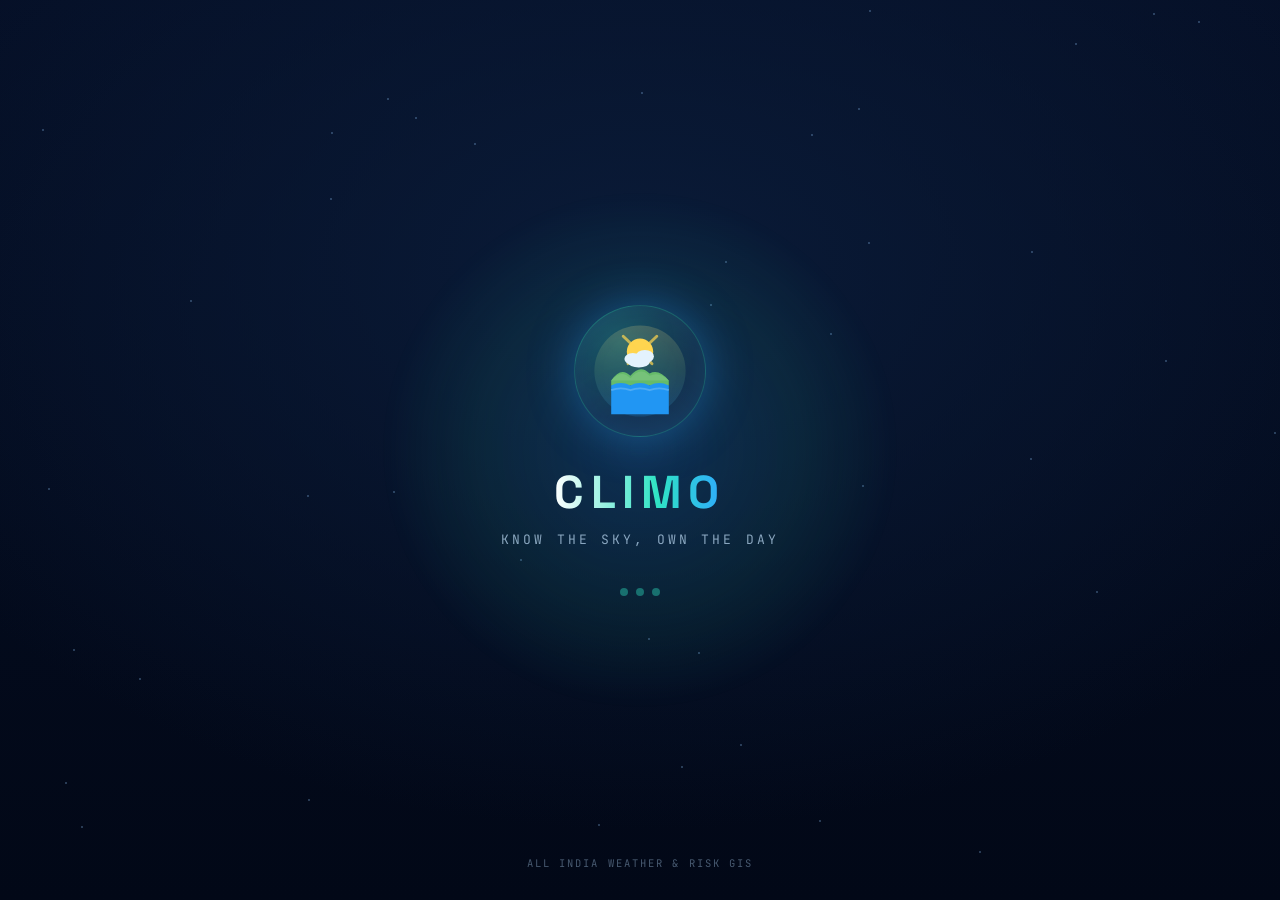
<file: index.html>
<!DOCTYPE html>
<html lang="en">
<head>
<meta charset="UTF-8" />
<meta name="viewport" content="width=device-width, initial-scale=1.0" />
<title>CLIMO</title>
<!-- GitHub Pages serves from the repository root, but the app lives in a
     subfolder. This page sends visitors to the real entry point so the
     live link no longer shows a 404. -->
<link rel="canonical" href="CLIMO-fixed/CLIMO-project/index.html" />
<meta http-equiv="refresh" content="0; url=CLIMO-fixed/CLIMO-project/index.html" />
<script>
  window.location.replace("CLIMO-fixed/CLIMO-project/index.html");
</script>
<style>
  html,body{height:100%;margin:0}
  body{display:flex;align-items:center;justify-content:center;
       font-family:system-ui,-apple-system,"Segoe UI",Roboto,sans-serif;
       background:#0b1020;color:#e6ebff}
  a{color:#64b5f6}
</style>
</head>
<body>
  <p>Loading CLIMO… if you are not redirected,
     <a href="CLIMO-fixed/CLIMO-project/index.html">click here to open the app</a>.</p>
</body>
</html>
</file>
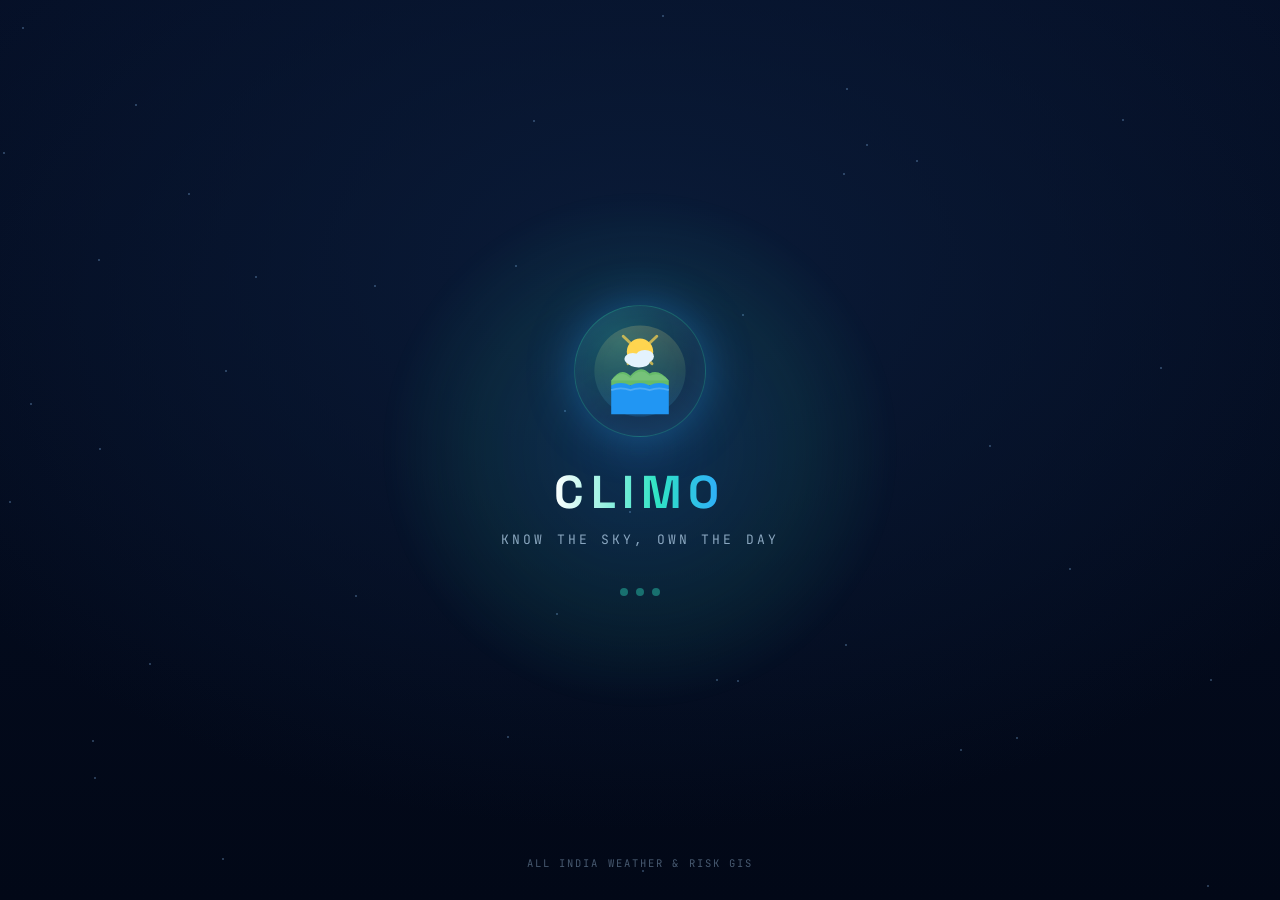
<file: CLIMO-fixed/CLIMO-project/index.html>
<!DOCTYPE html>
<html lang="en">
<head>
<meta charset="UTF-8" />
<meta name="viewport" content="width=device-width, initial-scale=1.0, viewport-fit=cover" />
<title>CLIMO</title>
<link rel="preconnect" href="https://fonts.googleapis.com">
<link href="https://fonts.googleapis.com/css2?family=Space+Grotesk:wght@400;500;600;700&family=JetBrains+Mono:wght@400;500;600&display=swap" rel="stylesheet">
<link rel="stylesheet" href="css/index.css">
</head>
<body>
  <div class="stars" id="stars"></div>
  <div class="glow"></div>

  <div class="wrap">
    <div class="logo-badge">
      <svg viewBox="0 0 40 40" fill="none" xmlns="http://www.w3.org/2000/svg">
        <circle cx="20" cy="20" r="19" fill="url(#logoGradient)" opacity="0.95"/>
        <g class="logo-sun">
          <circle cx="20" cy="12" r="5.5" fill="#FFD54F"/>
          <path d="M20 4.5 M20 19.5 M11.5 12 M28.5 12 M13 5.5 L25 17 M27 5.5 L15 17" stroke="#FFD54F" stroke-width="1.2" stroke-linecap="round" opacity="0.7"/>
        </g>
        <g class="logo-cloud">
          <ellipse cx="17" cy="15" rx="3.5" ry="2.5" fill="#E3F2FD"/>
          <ellipse cx="22" cy="14" rx="3.8" ry="2.8" fill="#E3F2FD"/>
          <ellipse cx="19.5" cy="16.5" rx="4.5" ry="2" fill="#E3F2FD"/>
        </g>
        <g class="logo-land">
          <path d="M8 24 Q12 18 16 22 Q20 17 24 21 Q28 19 32 24 L32 26 Q28 28 24 26 Q20 28 16 26 Q12 28 8 26 Z" fill="#66BB6A"/>
          <path d="M8 24 Q12 19 16 23 Q20 18 24 22 Q28 20 32 24" fill="#81C784" opacity="0.6"/>
        </g>
        <g class="logo-water">
          <path d="M8 26 Q12 24 16 26 Q20 24 24 26 Q28 24 32 26 L32 38 L8 38 Z" fill="#2196F3"/>
          <path d="M8 28 Q12 26.5 16 28 Q20 26.5 24 28 Q28 26.5 32 28" stroke="#64B5F6" stroke-width="0.8" fill="none" opacity="0.7"/>
        </g>
        <defs>
          <linearGradient id="logoGradient" x1="0%" y1="0%" x2="0%" y2="100%">
            <stop offset="0%" style="stop-color:#FFE082;stop-opacity:0.2" />
            <stop offset="50%" style="stop-color:#81C784;stop-opacity:0.15" />
            <stop offset="100%" style="stop-color:#2196F3;stop-opacity:0.2" />
          </linearGradient>
        </defs>
      </svg>
    </div>

    <div class="app-name">CLIMO</div>
    <div class="tagline">Know the sky, Own the day</div>

    <div class="loader"><span></span><span></span><span></span></div>
  </div>

  <div class="footer-mark">ALL INDIA WEATHER &amp; RISK GIS</div>

  <script src="js/index.js"></script>
</body>
</html>
</file>
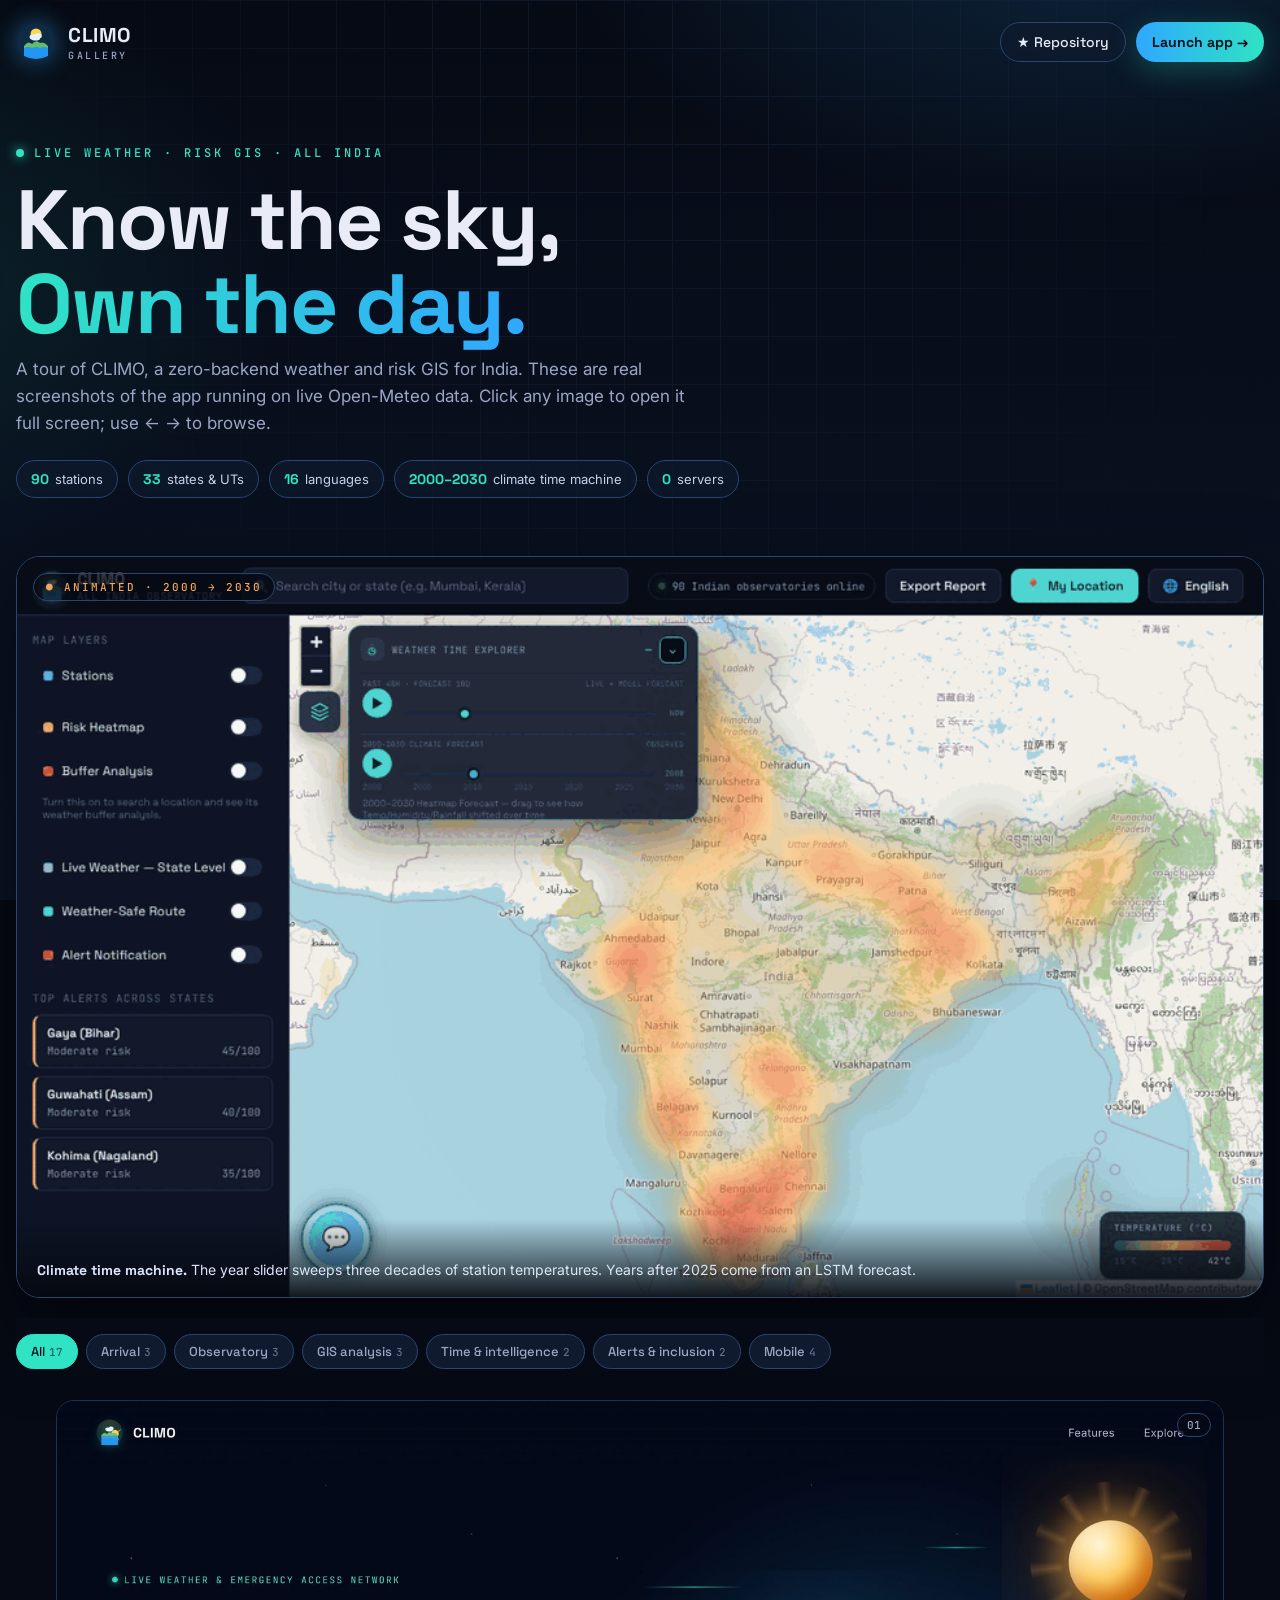
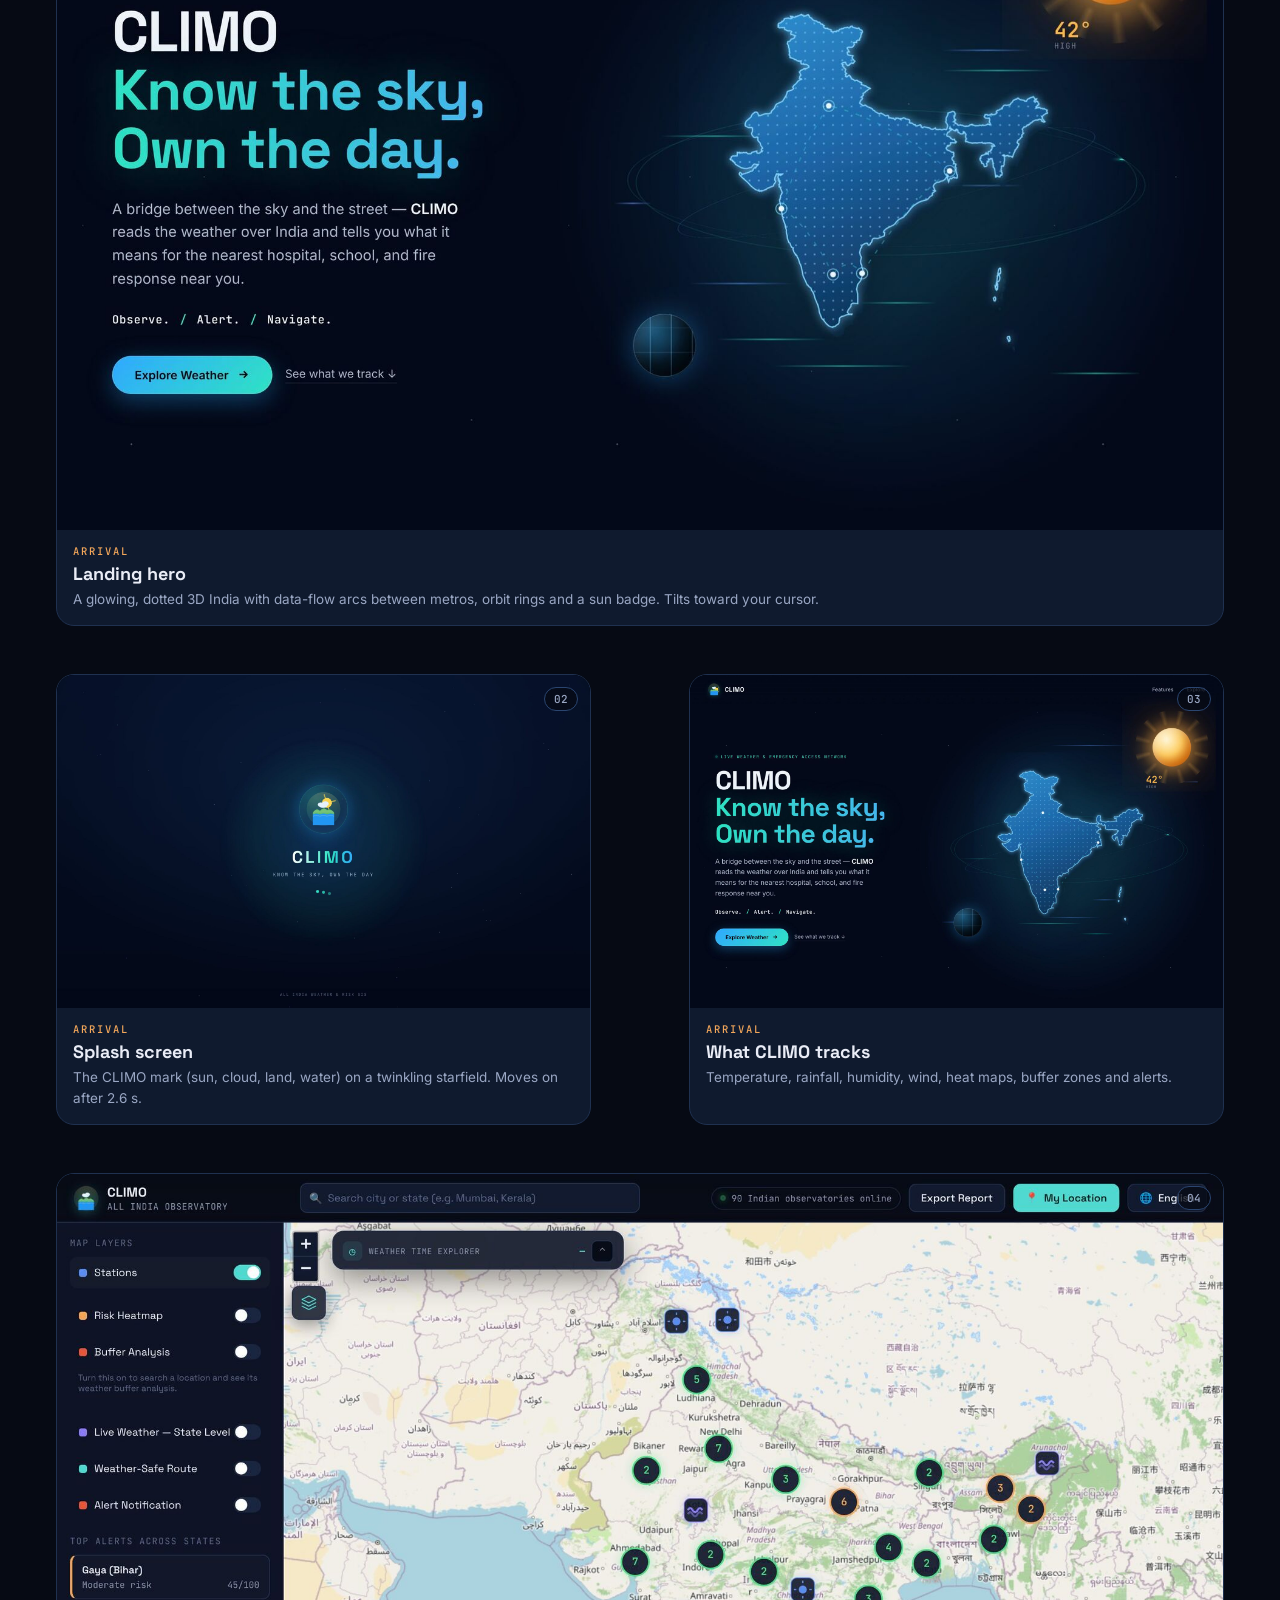
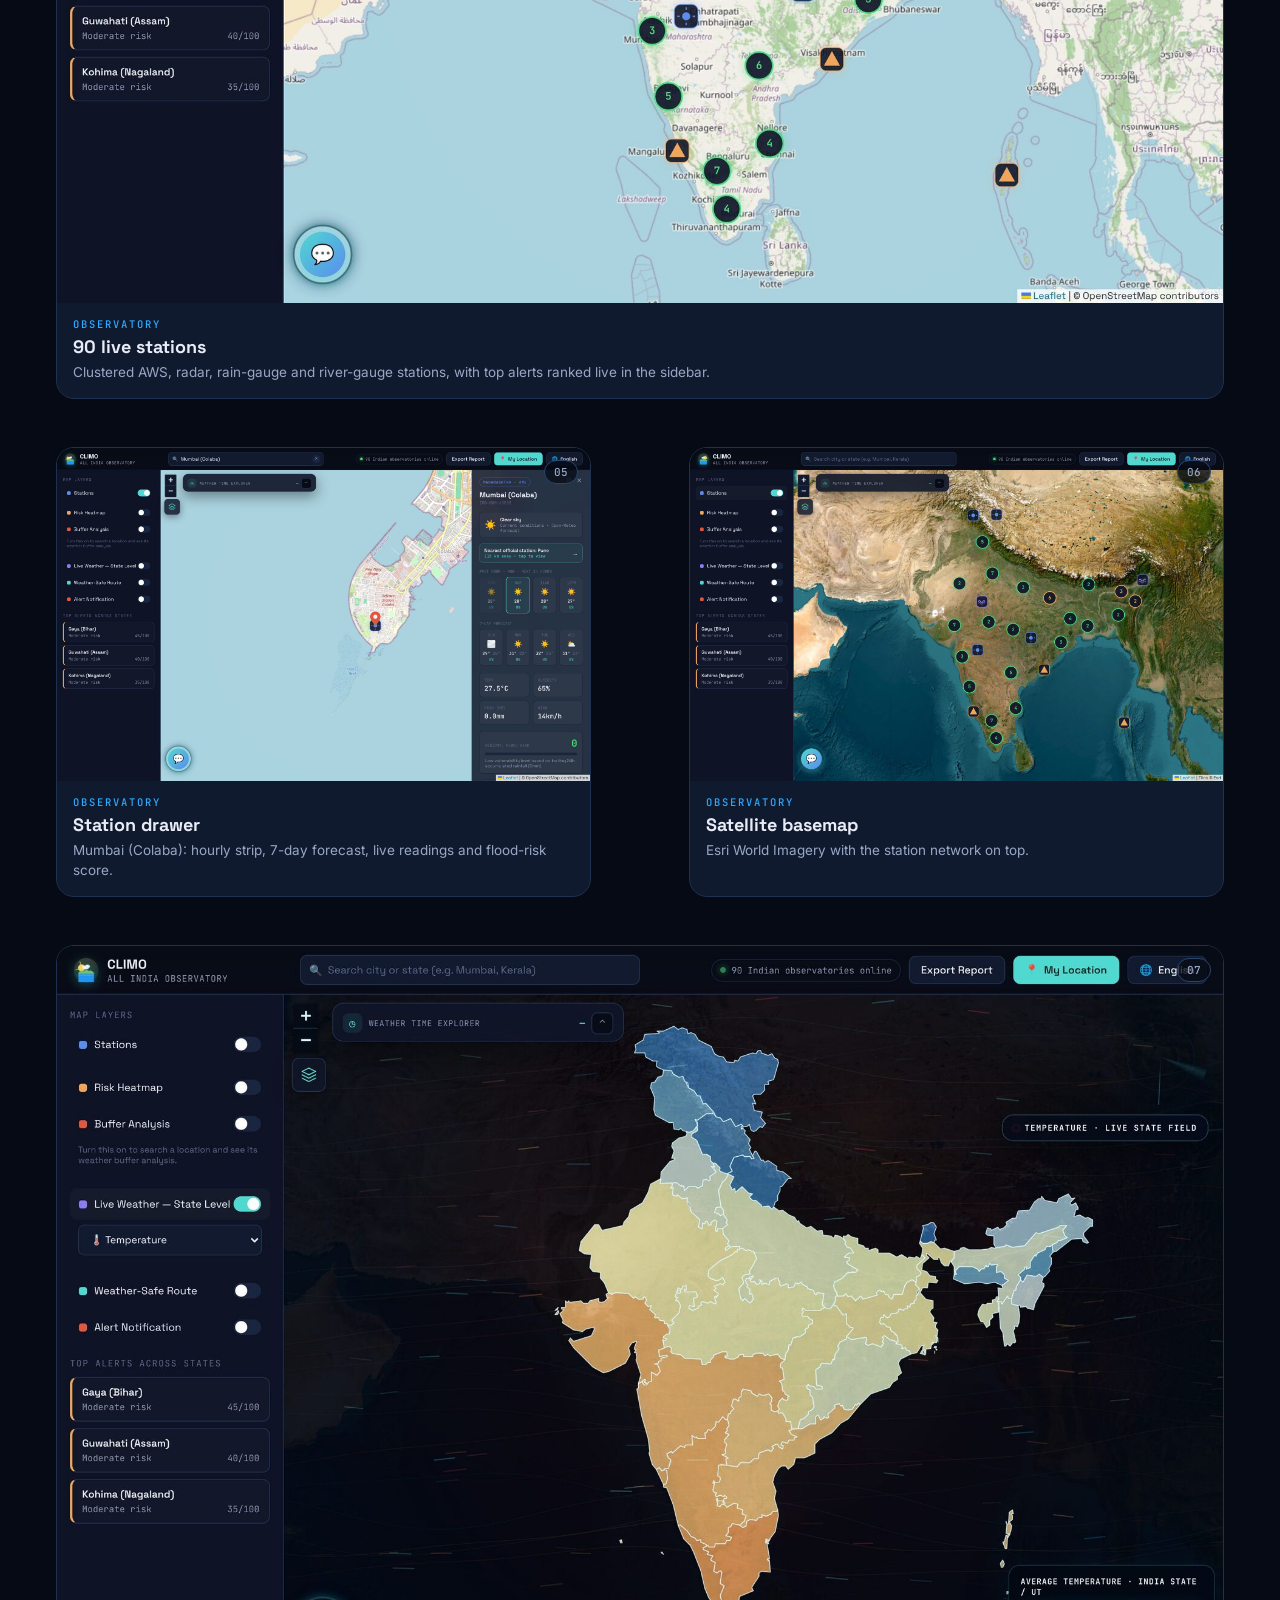
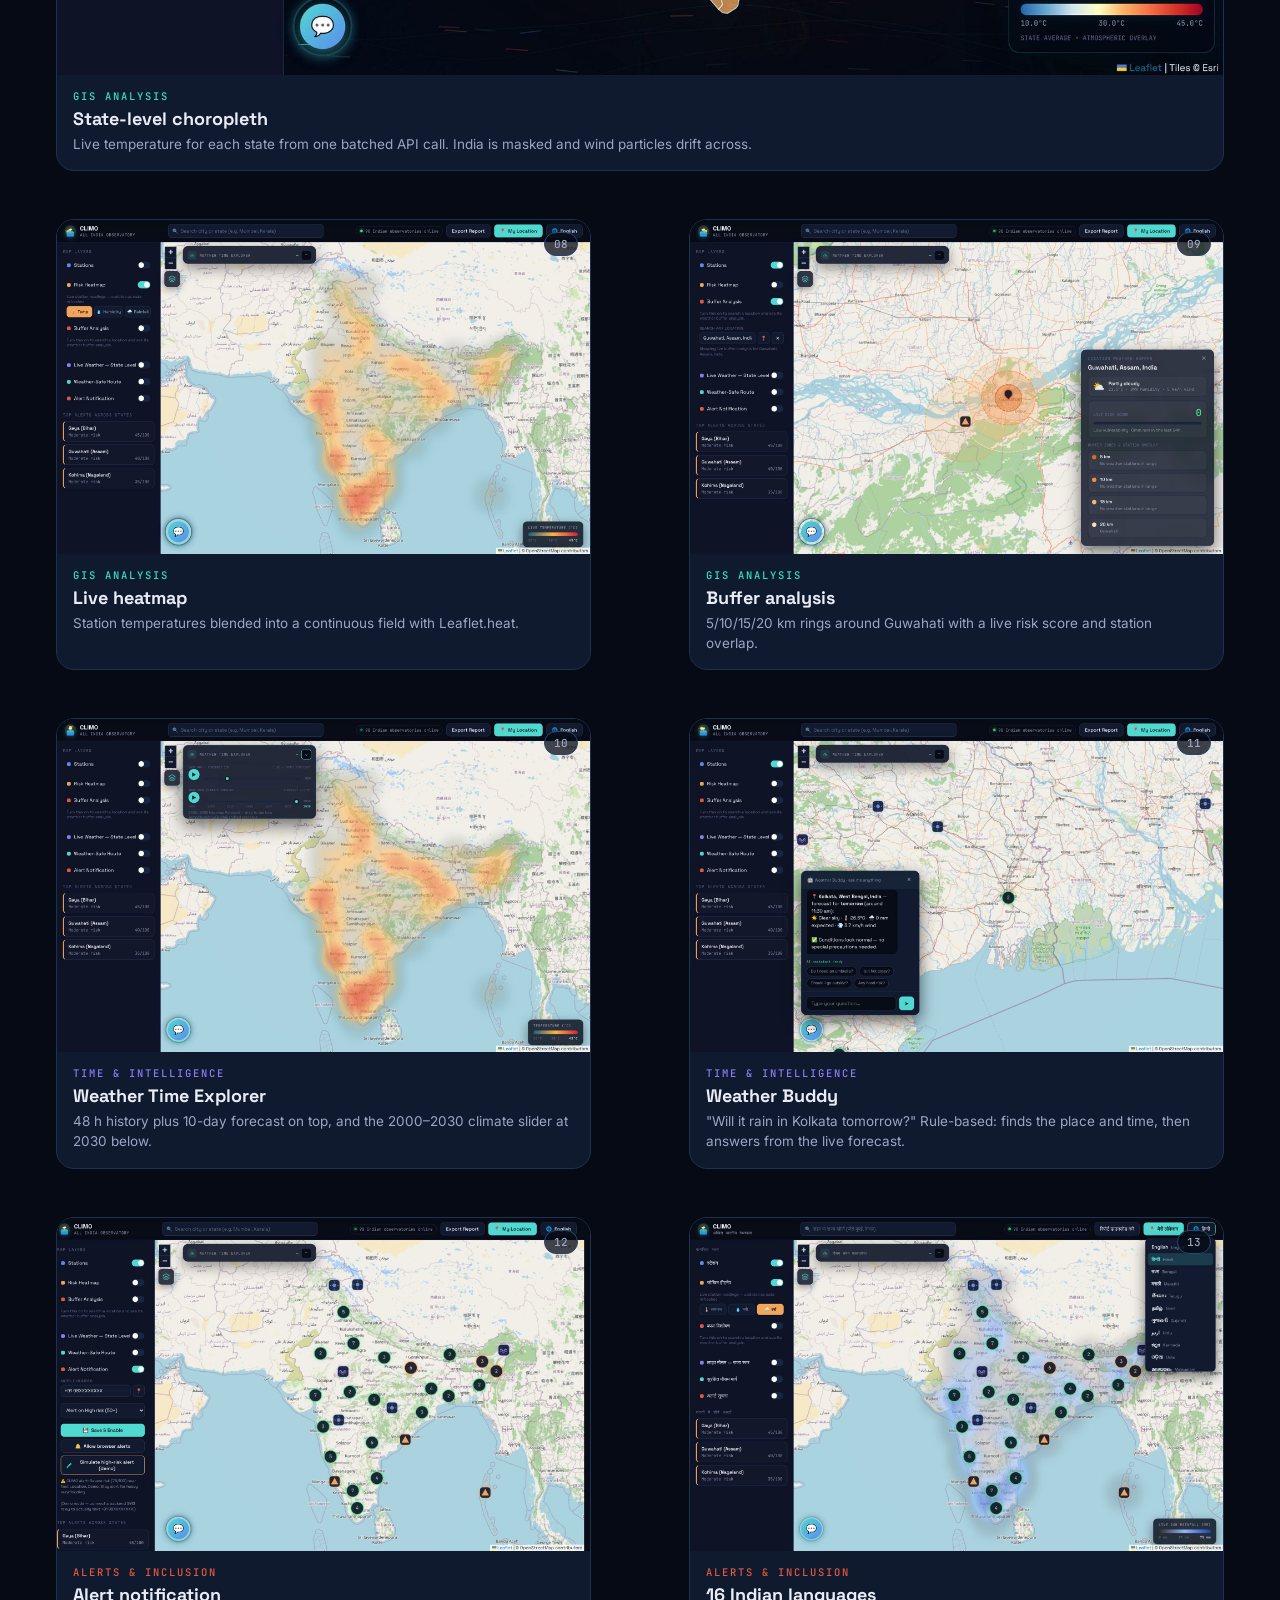
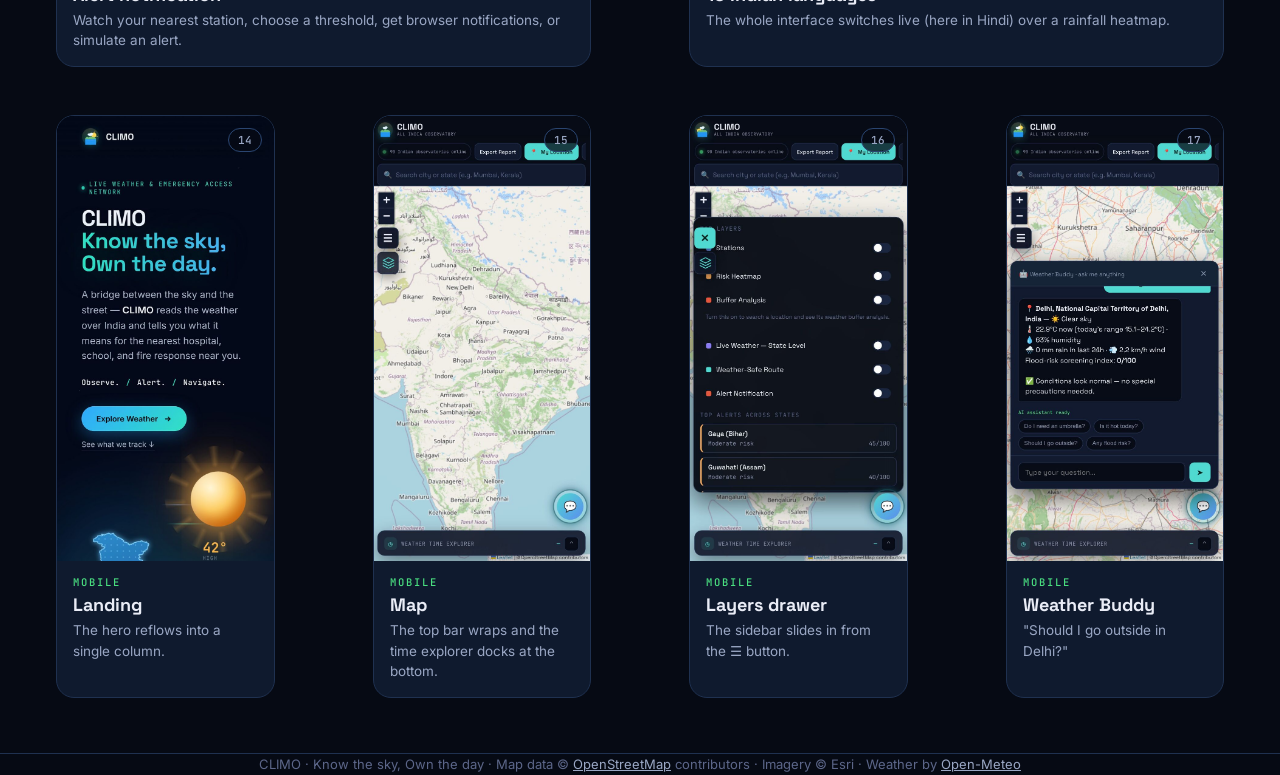
<file: docs/gallery.html>
<!DOCTYPE html>
<html lang="en">
<head>
<meta charset="UTF-8">
<meta name="viewport" content="width=device-width, initial-scale=1.0">
<title>CLIMO Gallery</title>
<meta name="description" content="Screens from CLIMO, an all-India live weather and risk GIS: stations, heatmaps, choropleths, buffers, climate time machine, Weather Buddy and mobile.">
<meta property="og:title" content="CLIMO Gallery: Know the sky, Own the day">
<meta property="og:image" content="assets/gallery/02-landing-hero.jpg">
<link rel="preconnect" href="https://fonts.googleapis.com">
<link rel="preconnect" href="https://fonts.gstatic.com" crossorigin>
<link href="https://fonts.googleapis.com/css2?family=Space+Grotesk:wght@500;700&family=Inter:wght@400;500&family=JetBrains+Mono:wght@500&display=swap" rel="stylesheet">
<style>
  :root{
    --bg:#060a14; --bg2:#0a1426; --panel:#0f1a2e; --line:#1f3150; --line2:#2a4570;
    --text:#e9ecf6; --muted:#9aa7c4; --faint:#5c6689;
    --cyan:#2fe3c4; --blue:#2fa8ff; --amber:#f2a65a; --red:#e4573d; --violet:#8b7cf6;
    --radius:18px;
  }
  *{box-sizing:border-box}
  html{scroll-behavior:smooth}
  body{margin:0;background:var(--bg);color:var(--text);font:400 15px/1.6 Inter,system-ui,-apple-system,"Segoe UI",sans-serif;-webkit-font-smoothing:antialiased;min-height:100vh;overflow-x:hidden}
  body::before{content:"";position:fixed;inset:0;pointer-events:none;z-index:0;
    background:
      radial-gradient(900px 500px at 85% -10%, rgba(47,168,255,.18), transparent 60%),
      radial-gradient(700px 500px at -10% 30%, rgba(47,227,196,.10), transparent 60%),
      linear-gradient(180deg, var(--bg), var(--bg2));}
  body::after{content:"";position:fixed;inset:0;pointer-events:none;z-index:0;opacity:.35;
    background-image:linear-gradient(var(--line) 1px,transparent 1px),linear-gradient(90deg,var(--line) 1px,transparent 1px);
    background-size:48px 48px;mask-image:radial-gradient(ellipse at 50% 0%,#000 20%,transparent 75%);}
  .wrap{position:relative;z-index:1;max-width:1280px;margin:0 auto;padding:0 16px}

  /* ---------- header ---------- */
  header{display:flex;align-items:center;justify-content:space-between;gap:16px;padding:22px 0}
  .brand{display:flex;align-items:center;gap:12px;text-decoration:none;color:var(--text)}
  .brand svg{width:40px;height:40px;filter:drop-shadow(0 0 12px rgba(47,168,255,.45))}
  .brand b{font:700 20px "Space Grotesk",sans-serif;letter-spacing:.5px}
  .brand small{display:block;font:500 10px "JetBrains Mono",monospace;letter-spacing:2.5px;color:var(--muted)}
  .actions{display:flex;gap:10px;flex-wrap:wrap}
  .btn{display:inline-flex;align-items:center;gap:8px;padding:10px 16px;border-radius:999px;border:1px solid var(--line2);color:var(--text);text-decoration:none;font:500 14px "Space Grotesk",sans-serif;background:rgba(15,26,46,.6);backdrop-filter:blur(8px);transition:border-color .2s,transform .2s}
  .btn:hover{border-color:var(--cyan);transform:translateY(-1px)}
  .btn.primary{background:linear-gradient(90deg,var(--blue),var(--cyan));border:0;color:#04121f;font-weight:700;box-shadow:0 8px 30px rgba(47,227,196,.25)}

  /* ---------- hero ---------- */
  .hero{padding:56px 0 28px}
  .eyebrow{display:inline-flex;align-items:center;gap:10px;font:500 12px "JetBrains Mono",monospace;letter-spacing:3px;color:var(--cyan);text-transform:uppercase}
  .eyebrow i{width:8px;height:8px;border-radius:50%;background:var(--cyan);box-shadow:0 0 12px var(--cyan);animation:pulse 1.6s infinite}
  @keyframes pulse{50%{opacity:.25}}
  h1{font:700 clamp(40px,7vw,84px)/1.0 "Space Grotesk",sans-serif;letter-spacing:-2px;margin:14px 0 10px}
  h1 span{background:linear-gradient(90deg,var(--cyan),var(--blue));-webkit-background-clip:text;background-clip:text;color:transparent}
  .lede{max-width:680px;color:var(--muted);font-size:17px;margin:0}
  .stats{display:flex;flex-wrap:wrap;gap:10px;margin-top:22px}
  .stat{padding:8px 14px;border-radius:999px;border:1px solid var(--line2);background:rgba(15,26,46,.7);font-size:13px;color:#c5d2ea}
  .stat b{font:700 14px "Space Grotesk",sans-serif;color:var(--cyan);margin-right:6px}

  /* ---------- feature (gif) ---------- */
  .feature{margin:30px 0 8px;border-radius:24px;overflow:hidden;border:1px solid var(--line2);position:relative;cursor:zoom-in;background:#000;box-shadow:0 30px 80px rgba(0,0,0,.55)}
  .feature img{display:block;width:100%;height:auto}
  .feature .tag{position:absolute;left:16px;top:16px;padding:6px 12px;border-radius:999px;background:rgba(6,10,20,.78);border:1px solid var(--line2);font:500 11px "JetBrains Mono",monospace;letter-spacing:2px;color:var(--amber)}
  .feature figcaption{position:absolute;left:0;right:0;bottom:0;padding:40px 20px 16px;background:linear-gradient(transparent,rgba(4,8,16,.92));font-size:14px;color:#dbe4f7}
  .feature figcaption b{font-family:"Space Grotesk",sans-serif}

  /* ---------- filters ---------- */
  .filters{position:sticky;top:0;z-index:5;display:flex;gap:8px;flex-wrap:wrap;padding:16px 0;margin-top:20px;background:linear-gradient(var(--bg) 70%,transparent)}
  .chip{padding:8px 14px;border-radius:999px;border:1px solid var(--line2);background:var(--panel);color:var(--muted);font:500 13px "Space Grotesk",sans-serif;cursor:pointer;transition:all .2s}
  .chip:hover{color:var(--text)}
  .chip[aria-pressed="true"]{color:#04121f;background:var(--cyan);border-color:var(--cyan)}
  .chip .n{opacity:.6;margin-left:4px;font-family:"JetBrains Mono",monospace;font-size:11px}

  /* ---------- grid ---------- */
  .grid{display:grid;grid-template-columns:repeat(12,1fr);gap:18px;padding-bottom:40px}
  .card{grid-column:span 6;position:relative;border-radius:var(--radius);overflow:hidden;background:var(--panel);border:1px solid var(--line);cursor:zoom-in;
        transform:translateY(16px);opacity:0;transition:transform .6s cubic-bezier(.2,.7,.2,1),opacity .6s,border-color .25s,box-shadow .25s}
  .card.in{transform:none;opacity:1}
  .card:hover{border-color:var(--line2);box-shadow:0 20px 50px rgba(0,0,0,.5),0 0 0 1px rgba(47,227,196,.15)}
  .card.wide{grid-column:span 12}
  .card.phone{grid-column:span 3}
  .card .media{aspect-ratio:16/10;overflow:hidden;background:#000}
  .card.phone .media{aspect-ratio:9/18.5}
  .card img{width:100%;height:100%;object-fit:cover;object-position:top;display:block;transition:transform .8s cubic-bezier(.2,.7,.2,1)}
  .card:hover img{transform:scale(1.04)}
  .card .meta{padding:14px 16px 16px}
  .card .k{font:500 10.5px "JetBrains Mono",monospace;letter-spacing:2px;text-transform:uppercase}
  .card h3{margin:4px 0 4px;font:700 18px "Space Grotesk",sans-serif}
  .card p{margin:0;color:var(--muted);font-size:13.5px;line-height:1.5}
  .card .num{position:absolute;top:12px;right:12px;font:500 11px "JetBrains Mono",monospace;padding:4px 9px;border-radius:999px;background:rgba(6,10,20,.75);border:1px solid var(--line2);color:var(--muted)}
  .card.hide{display:none}
  .k.arrival{color:var(--amber)} .k.observe{color:var(--blue)} .k.gis{color:var(--cyan)} .k.time{color:var(--violet)} .k.alert{color:var(--red)} .k.mobile{color:#4ade80}
  @media (max-width:900px){ .card{grid-column:span 12} .card.phone{grid-column:span 6} }
  @media (max-width:480px){ .card.phone{grid-column:span 12} .card.phone .media{aspect-ratio:9/16} }

  /* ---------- lightbox ---------- */
  .lb{position:fixed;inset:0;z-index:50;display:none;background:rgba(3,6,12,.94);backdrop-filter:blur(10px)}
  .lb.open{display:grid;grid-template-rows:auto 1fr auto}
  .lb-top{display:flex;justify-content:space-between;align-items:center;padding:14px 16px;font:500 12px "JetBrains Mono",monospace;color:var(--muted);letter-spacing:1.5px}
  .lb-stage{position:relative;display:flex;align-items:center;justify-content:center;padding:0 64px;min-height:0}
  .lb-stage img{max-width:100%;max-height:100%;object-fit:contain;border-radius:12px;border:1px solid var(--line2);box-shadow:0 30px 90px rgba(0,0,0,.7);animation:pop .35s cubic-bezier(.2,.7,.2,1)}
  @keyframes pop{from{opacity:0;transform:scale(.97)}}
  .lb-cap{padding:14px 16px 22px;text-align:center;max-width:860px;margin:0 auto}
  .lb-cap h3{margin:0 0 4px;font:700 20px "Space Grotesk",sans-serif}
  .lb-cap p{margin:0;color:var(--muted);font-size:14px}
  .nav,.close{position:absolute;top:50%;transform:translateY(-50%);width:46px;height:46px;border-radius:50%;border:1px solid var(--line2);background:rgba(15,26,46,.85);color:var(--text);font-size:20px;cursor:pointer;display:grid;place-items:center;transition:border-color .2s}
  .nav:hover,.close:hover{border-color:var(--cyan)}
  .nav.prev{left:10px}.nav.next{right:10px}
  .close{position:static;transform:none;width:38px;height:38px;font-size:16px}
  @media (max-width:640px){ .lb-stage{padding:0 8px} .nav{top:auto;bottom:-4px;transform:none} .nav.prev{left:16px} .nav.next{right:16px} }

  footer{position:relative;z-index:1;border-top:1px solid var(--line);margin-top:20px;padding:28px 0 40px;color:var(--faint);font-size:13px;text-align:center}
  footer a{color:var(--muted)}
  @media (prefers-reduced-motion:reduce){ *{animation:none!important;transition:none!important} .card{opacity:1;transform:none} }
</style>
</head>
<body>
<div class="wrap">
  <header>
    <a class="brand" href="../index.html" aria-label="Open CLIMO">
      <svg viewBox="0 0 40 40" fill="none" aria-hidden="true">
        <circle cx="20" cy="20" r="19" fill="#0f2a44"/>
        <circle cx="20" cy="12" r="5.5" fill="#FFD54F"/>
        <ellipse cx="17" cy="15" rx="3.5" ry="2.5" fill="#E3F2FD"/><ellipse cx="22" cy="14" rx="3.8" ry="2.8" fill="#E3F2FD"/><ellipse cx="19.5" cy="16.5" rx="4.5" ry="2" fill="#E3F2FD"/>
        <path d="M8 24 Q12 18 16 22 Q20 17 24 21 Q28 19 32 24 L32 26 Q28 28 24 26 Q20 28 16 26 Q12 28 8 26 Z" fill="#66BB6A"/>
        <path d="M8 26 Q12 24 16 26 Q20 24 24 26 Q28 24 32 26 L32 34 Q20 40 8 34 Z" fill="#2196F3"/>
      </svg>
      <span><b>CLIMO</b><small>GALLERY</small></span>
    </a>
    <nav class="actions">
      <a class="btn" href="https://github.com/chakrabortysohini2005-stack/Web-Mobile-Application-CLIMO">★ Repository</a>
      <a class="btn primary" href="../index.html">Launch app →</a>
    </nav>
  </header>

  <section class="hero">
    <div class="eyebrow"><i></i>Live weather · Risk GIS · All India</div>
    <h1>Know the sky,<br><span>Own the day.</span></h1>
    <p class="lede">A tour of CLIMO, a zero-backend weather and risk GIS for India. These are real screenshots of the app running on live Open-Meteo data. Click any image to open it full screen; use ← → to browse.</p>
    <div class="stats">
      <span class="stat"><b>90</b>stations</span>
      <span class="stat"><b>33</b>states &amp; UTs</span>
      <span class="stat"><b>16</b>languages</span>
      <span class="stat"><b>2000–2030</b>climate time machine</span>
      <span class="stat"><b>0</b>servers</span>
    </div>
  </section>

  <figure class="feature" data-index="0" tabindex="0">
    <span class="tag">● ANIMATED · 2000 → 2030</span>
    <img src="assets/climate-timelapse.gif" alt="Animated time-lapse of the 2000 to 2030 temperature heatmap across India">
    <figcaption><b>Climate time machine.</b> The year slider sweeps three decades of station temperatures. Years after 2025 come from an LSTM forecast.</figcaption>
  </figure>

  <div class="filters" role="toolbar" aria-label="Filter screenshots" id="filters"></div>
  <main class="grid" id="grid"></main>
</div>

<div class="lb" id="lb" role="dialog" aria-modal="true" aria-label="Screenshot viewer">
  <div class="lb-top"><span id="lbCount">1 / 1</span><button class="close" id="lbClose" aria-label="Close">✕</button></div>
  <div class="lb-stage">
    <button class="nav prev" id="lbPrev" aria-label="Previous">←</button>
    <img id="lbImg" alt="">
    <button class="nav next" id="lbNext" aria-label="Next">→</button>
  </div>
  <div class="lb-cap"><h3 id="lbTitle"></h3><p id="lbText"></p></div>
</div>

<footer class="wrap">
  CLIMO · Know the sky, Own the day · Map data © <a href="https://www.openstreetmap.org/copyright">OpenStreetMap</a> contributors · Imagery © Esri · Weather by <a href="https://open-meteo.com/">Open-Meteo</a>
</footer>

<script>
(function(){
  const G = 'assets/gallery/';
  const ITEMS = [
    {src:'assets/climate-timelapse.gif', cat:'time', k:'Time machine', t:'Climate time-lapse 2000 → 2030', d:'Station temperatures across three decades. Years after 2025 come from an LSTM forecast.', feature:true},
    {src:G+'02-landing-hero.jpg', cat:'arrival', k:'Arrival', t:'Landing hero', d:'A glowing, dotted 3D India with data-flow arcs between metros, orbit rings and a sun badge. Tilts toward your cursor.', size:'wide'},
    {src:G+'01-splash.jpg', cat:'arrival', k:'Arrival', t:'Splash screen', d:'The CLIMO mark (sun, cloud, land, water) on a twinkling starfield. Moves on after 2.6 s.'},
    {src:G+'03-landing-features.jpg', cat:'arrival', k:'Arrival', t:'What CLIMO tracks', d:'Temperature, rainfall, humidity, wind, heat maps, buffer zones and alerts.'},
    {src:G+'04-dashboard-stations.jpg', cat:'observe', k:'Observatory', t:'90 live stations', d:'Clustered AWS, radar, rain-gauge and river-gauge stations, with top alerts ranked live in the sidebar.', size:'wide'},
    {src:G+'05-station-drawer.jpg', cat:'observe', k:'Observatory', t:'Station drawer', d:'Mumbai (Colaba): hourly strip, 7-day forecast, live readings and flood-risk score.'},
    {src:G+'13-satellite.jpg', cat:'observe', k:'Observatory', t:'Satellite basemap', d:'Esri World Imagery with the station network on top.'},
    {src:G+'07-state-choropleth.jpg', cat:'gis', k:'GIS analysis', t:'State-level choropleth', d:'Live temperature for each state from one batched API call. India is masked and wind particles drift across.', size:'wide'},
    {src:G+'06-risk-heatmap.jpg', cat:'gis', k:'GIS analysis', t:'Live heatmap', d:'Station temperatures blended into a continuous field with Leaflet.heat.'},
    {src:G+'08-buffer-analysis.jpg', cat:'gis', k:'GIS analysis', t:'Buffer analysis', d:'5/10/15/20 km rings around Guwahati with a live risk score and station overlap.'},
    {src:G+'11-climate-2030.jpg', cat:'time', k:'Time & intelligence', t:'Weather Time Explorer', d:'48 h history plus 10-day forecast on top, and the 2000–2030 climate slider at 2030 below.'},
    {src:G+'10-weather-buddy.jpg', cat:'time', k:'Time & intelligence', t:'Weather Buddy', d:'"Will it rain in Kolkata tomorrow?" Rule-based: finds the place and time, then answers from the live forecast.'},
    {src:G+'14-alerts.jpg', cat:'alert', k:'Alerts & inclusion', t:'Alert notification', d:'Watch your nearest station, choose a threshold, get browser notifications, or simulate an alert.'},
    {src:G+'12-multilingual.jpg', cat:'alert', k:'Alerts & inclusion', t:'16 Indian languages', d:'The whole interface switches live (here in Hindi) over a rainfall heatmap.'},
    {src:G+'17-mobile-landing.jpg', cat:'mobile', k:'Mobile', t:'Landing', d:'The hero reflows into a single column.', size:'phone'},
    {src:G+'15-mobile-map.jpg', cat:'mobile', k:'Mobile', t:'Map', d:'The top bar wraps and the time explorer docks at the bottom.', size:'phone'},
    {src:G+'16-mobile-layers.jpg', cat:'mobile', k:'Mobile', t:'Layers drawer', d:'The sidebar slides in from the ☰ button.', size:'phone'},
    {src:G+'18-mobile-buddy.jpg', cat:'mobile', k:'Mobile', t:'Weather Buddy', d:'"Should I go outside in Delhi?"', size:'phone'}
  ];
  const CATS = [['all','All'],['arrival','Arrival'],['observe','Observatory'],['gis','GIS analysis'],['time','Time & intelligence'],['alert','Alerts & inclusion'],['mobile','Mobile']];

  const grid = document.getElementById('grid'), filters = document.getElementById('filters');
  const esc = s => s.replace(/[&<>"]/g, c => ({'&':'&amp;','<':'&lt;','>':'&gt;','"':'&quot;'}[c]));

  ITEMS.forEach((it, i) => {
    if (it.feature) return;
    const el = document.createElement('figure');
    el.className = 'card' + (it.size ? ' ' + it.size : '');
    el.dataset.cat = it.cat; el.dataset.index = i; el.tabIndex = 0;
    el.innerHTML = `<div class="media"><img loading="lazy" src="${it.src}" alt="${esc(it.t)}"></div>
      <span class="num">${String(i).padStart(2,'0')}</span>
      <figcaption class="meta"><div class="k ${it.cat}">${esc(it.k)}</div><h3>${esc(it.t)}</h3><p>${esc(it.d)}</p></figcaption>`;
    grid.appendChild(el);
  });

  CATS.forEach(([key, label], i) => {
    const n = key === 'all' ? ITEMS.length - 1 : ITEMS.filter(x => x.cat === key && !x.feature).length;
    const b = document.createElement('button');
    b.className = 'chip'; b.type = 'button'; b.setAttribute('aria-pressed', i === 0 ? 'true' : 'false');
    b.innerHTML = `${label}<span class="n">${n}</span>`;
    b.onclick = () => {
      filters.querySelectorAll('.chip').forEach(c => c.setAttribute('aria-pressed', 'false'));
      b.setAttribute('aria-pressed', 'true');
      grid.querySelectorAll('.card').forEach(c => c.classList.toggle('hide', key !== 'all' && c.dataset.cat !== key));
    };
    filters.appendChild(b);
  });

  // reveal on scroll
  const io = 'IntersectionObserver' in window ? new IntersectionObserver(es => es.forEach(e => { if (e.isIntersecting){ e.target.classList.add('in'); io.unobserve(e.target); } }), {rootMargin:'0px 0px -40px'}) : null;
  grid.querySelectorAll('.card').forEach(c => io ? io.observe(c) : c.classList.add('in'));

  // lightbox
  const lb = document.getElementById('lb'), img = document.getElementById('lbImg');
  let cur = 0, order = [];
  function visibleOrder(){
    const ids = [0].concat([...grid.querySelectorAll('.card:not(.hide)')].map(c => +c.dataset.index));
    return [...new Set(ids)];
  }
  function show(i){
    cur = i; const it = ITEMS[order[cur]];
    img.src = it.src; img.alt = it.t;
    img.style.animation = 'none'; void img.offsetWidth; img.style.animation = '';
    document.getElementById('lbTitle').textContent = it.t;
    document.getElementById('lbText').textContent = it.d;
    document.getElementById('lbCount').textContent = `${String(cur+1).padStart(2,'0')} / ${String(order.length).padStart(2,'0')} · ${it.k.toUpperCase()}`;
  }
  function open(idx){ order = visibleOrder(); lb.classList.add('open'); document.body.style.overflow = 'hidden'; show(Math.max(0, order.indexOf(idx))); }
  function close(){ lb.classList.remove('open'); document.body.style.overflow = ''; }
  const step = d => show((cur + d + order.length) % order.length);

  document.querySelectorAll('[data-index]').forEach(el => {
    el.addEventListener('click', () => open(+el.dataset.index));
    el.addEventListener('keydown', e => { if (e.key === 'Enter' || e.key === ' ') { e.preventDefault(); open(+el.dataset.index); } });
  });
  document.getElementById('lbPrev').onclick = () => step(-1);
  document.getElementById('lbNext').onclick = () => step(1);
  document.getElementById('lbClose').onclick = close;
  lb.addEventListener('click', e => { if (e.target === lb || e.target.classList.contains('lb-stage')) close(); });
  document.addEventListener('keydown', e => {
    if (!lb.classList.contains('open')) return;
    if (e.key === 'Escape') close(); else if (e.key === 'ArrowRight') step(1); else if (e.key === 'ArrowLeft') step(-1);
  });
  let x0 = null;
  lb.addEventListener('touchstart', e => { x0 = e.touches[0].clientX; }, {passive:true});
  lb.addEventListener('touchend', e => { if (x0 === null) return; const dx = e.changedTouches[0].clientX - x0; if (Math.abs(dx) > 50) step(dx < 0 ? 1 : -1); x0 = null; });
})();
</script>
</body>
</html>
</file>
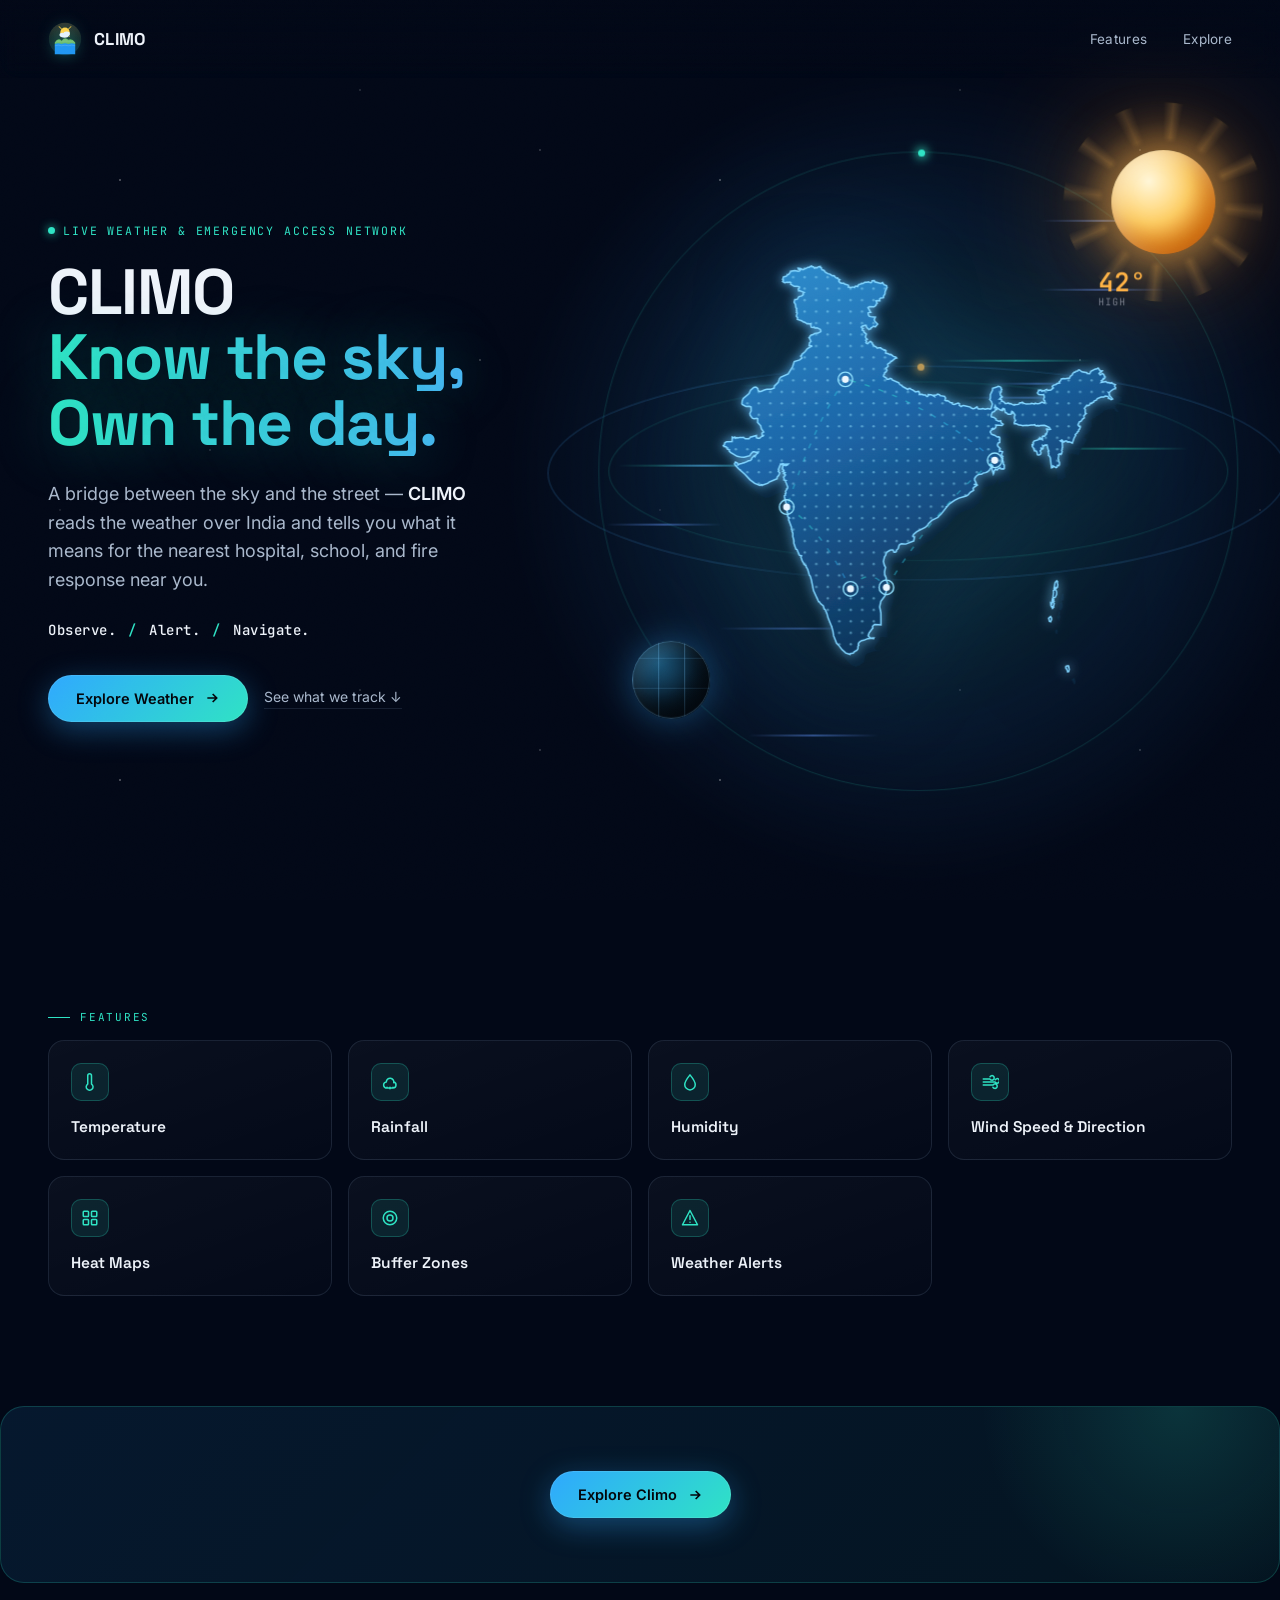
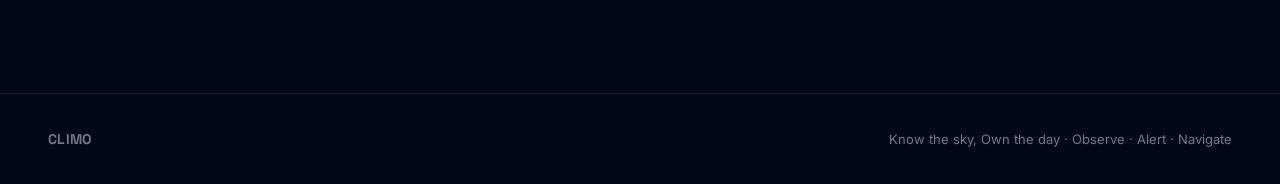
<file: CLIMO-fixed/CLIMO-project/CLIMO.html>
<!DOCTYPE html>
<html lang="en">
<head>
<meta charset="UTF-8">
<meta name="viewport" content="width=device-width, initial-scale=1.0">
<title>CLIMO — Know the sky, Own the day</title>
<link rel="preconnect" href="https://fonts.googleapis.com">
<link href="https://fonts.googleapis.com/css2?family=Space+Grotesk:wght@400;500;600;700&family=Inter:wght@400;500;600&family=JetBrains+Mono:wght@400;500;600&display=swap" rel="stylesheet">
<link rel="stylesheet" href="css/climo.css">
</head>
<body>

<div class="stars"></div>
<div class="noise"></div>

<nav>
  <div class="brand">
    <div class="brand-mark">
      <svg viewBox="0 0 40 40" fill="none" xmlns="http://www.w3.org/2000/svg">
        <!-- Outer circle background -->
        <circle cx="20" cy="20" r="19" fill="url(#logoGradient)" opacity="0.95"/>
        
        <!-- Sun -->
        <g class="logo-sun">
          <circle cx="20" cy="12" r="5.5" fill="#FFD54F"/>
          <path d="M20 4.5 M20 19.5 M11.5 12 M28.5 12 M13 5.5 L25 17 M27 5.5 L15 17" stroke="#FFD54F" stroke-width="1.2" stroke-linecap="round" opacity="0.7"/>
        </g>
        
        <!-- Cloud -->
        <g class="logo-cloud">
          <ellipse cx="17" cy="15" rx="3.5" ry="2.5" fill="#E3F2FD"/>
          <ellipse cx="22" cy="14" rx="3.8" ry="2.8" fill="#E3F2FD"/>
          <ellipse cx="19.5" cy="16.5" rx="4.5" ry="2" fill="#E3F2FD"/>
        </g>
        
        <!-- Land/Hills -->
        <g class="logo-land">
          <path d="M8 24 Q12 18 16 22 Q20 17 24 21 Q28 19 32 24 L32 26 Q28 28 24 26 Q20 28 16 26 Q12 28 8 26 Z" fill="#66BB6A"/>
          <path d="M8 24 Q12 19 16 23 Q20 18 24 22 Q28 20 32 24" fill="#81C784" opacity="0.6"/>
        </g>
        
        <!-- Water -->
        <g class="logo-water">
          <path d="M8 26 Q12 24 16 26 Q20 24 24 26 Q28 24 32 26 L32 38 L8 38 Z" fill="#2196F3"/>
          <path d="M8 28 Q12 26.5 16 28 Q20 26.5 24 28 Q28 26.5 32 28" stroke="#64B5F6" stroke-width="0.8" fill="none" opacity="0.7"/>
        </g>
        
        <!-- Gradient definitions -->
        <defs>
          <linearGradient id="logoGradient" x1="0%" y1="0%" x2="0%" y2="100%">
            <stop offset="0%" style="stop-color:#FFE082;stop-opacity:0.2" />
            <stop offset="50%" style="stop-color:#81C784;stop-opacity:0.15" />
            <stop offset="100%" style="stop-color:#2196F3;stop-opacity:0.2" />
          </linearGradient>
        </defs>
      </svg>
    </div>
    <div class="brand-name">CLIMO</div>
  </div>
  <div class="links">
    <a href="#features">Features</a>
    <a href="#cta">Explore</a>
  </div>
</nav>

<section class="hero" id="top">
  <div class="hero-grid">
    <div class="hero-copy">
      <div class="eyebrow">Live Weather &amp; Emergency Access Network</div>
      <h1 class="title">
        <span class="g1">CLIMO</span>
        <span class="g2">Know the sky,</span>
        <span class="g2">Own the day.</span>
      </h1>
      <p class="tagline">A bridge between the sky and the street — <b>CLIMO</b> reads the weather over India and tells you what it means for the nearest hospital, school, and fire response near you.</p>
      <div class="verbs">
        <span>Observe.</span><span class="sep">/</span><span>Alert.</span><span class="sep">/</span><span>Navigate.</span>
      </div>
      <div class="cta-row">
        <button class="btn-primary" onclick="window.location.href='CLIMO_backend.html'">
          Explore Weather
          <svg viewBox="0 0 24 24" fill="none" stroke="currentColor" stroke-width="2.5"><path d="M5 12h14M13 6l6 6-6 6"/></svg>
        </button>
        <a href="#features" class="btn-ghost">See what we track ↓</a>
      </div>
    </div>

    <div class="scene-wrap" id="sceneWrap">
      <div class="scene" id="scene">
        <div class="orbit-ring"></div>
        <div class="orbit-ring r2"></div>
        <div class="glow-back"></div>

        <!-- creative flowing wind streams -->
        <div class="flow-field" id="flowField"></div>

        <!-- orbiting energy rings with travelling dots -->
        <div class="orbit-ring r1"><span class="orbit-dot"></span></div>
        <div class="orbit-ring r2"><span class="orbit-dot amber"></span></div>

        <!-- glowing 3D sun -->
        <div class="sun3d">
          <div class="sun-rays"></div>
          <div class="sun-glow"></div>
          <div class="sun-core"></div>
        </div>

        <!-- small spinning globe accent -->
        <div class="mini-globe"></div>

        <div class="globe-wrap">
          <div class="india-map">
              <svg viewBox="0 0 400 460" xmlns="http://www.w3.org/2000/svg">
                <defs>
                  <linearGradient id="indiaFill" x1="0" y1="0" x2="0.4" y2="1">
                    <stop offset="0%" stop-color="#2f8fd0"/>
                    <stop offset="45%" stop-color="#1c66a8"/>
                    <stop offset="100%" stop-color="#0c2f52"/>
                  </linearGradient>
                  <filter id="indiaGlow" x="-30%" y="-30%" width="160%" height="160%">
                    <feGaussianBlur stdDeviation="5" result="b"/>
                    <feMerge>
                      <feMergeNode in="b"/><feMergeNode in="SourceGraphic"/>
                    </feMerge>
                  </filter>
                  <linearGradient id="flowGrad" x1="0" y1="0" x2="1" y2="1">
                    <stop offset="0%" stop-color="#2fe3c4"/>
                    <stop offset="100%" stop-color="#2fa8ff"/>
                  </linearGradient>
                  <pattern id="dotPattern" width="11" height="11" patternUnits="userSpaceOnUse">
                    <circle cx="2" cy="2" r="1.15" fill="#8fe0ff" opacity="0.55"/>
                  </pattern>
                </defs>
                <!-- extruded shadow layer for 3D thickness -->
                <path class="india-extrude" d="M94.4,331.9 L92.8,326.3 L91.2,323.6 L91.1,322.5 L89.3,321.6 L88.8,320.1 L87.5,318.2 L86.2,314.3 L86.9,313.3 L84.7,312.5 L82.5,307.2 L81.5,306.8 L79.6,301.4 L79.4,298.1 L78.5,294.6 L78.6,291.7 L77.8,289.8 L78.0,289.1 L77.3,288.2 L77.2,285.7 L74.5,278.7 L74.5,277.2 L75.3,276.9 L73.8,275.8 L73.5,274.4 L74.1,273.4 L73.1,271.4 L73.2,270.1 L72.4,268.7 L72.8,266.9 L72.2,265.8 L72.3,263.6 L70.5,256.8 L70.6,255.5 L71.5,255.0 L71.2,253.7 L72.0,253.0 L71.6,251.6 L72.1,250.4 L72.7,249.9 L72.8,248.8 L73.4,248.7 L73.7,247.3 L71.3,241.2 L71.7,241.0 L70.0,240.6 L70.2,239.1 L69.7,237.8 L70.5,237.4 L71.0,235.9 L71.5,235.7 L71.1,235.1 L69.9,234.4 L71.1,233.5 L69.0,232.4 L70.1,231.4 L68.6,229.7 L69.3,226.7 L70.4,226.2 L71.7,226.8 L73.2,226.2 L74.2,225.2 L70.5,225.4 L68.7,224.9 L68.0,225.7 L66.9,225.0 L64.7,230.4 L65.2,231.3 L64.6,232.2 L66.0,233.8 L65.1,236.0 L63.5,238.0 L63.5,239.3 L55.8,242.5 L54.8,243.5 L49.9,245.3 L49.2,245.1 L48.9,245.7 L48.2,245.1 L47.0,245.8 L42.1,243.8 L37.6,240.4 L32.6,235.0 L28.3,231.2 L28.6,230.4 L28.1,231.1 L26.3,229.5 L23.1,226.0 L22.7,225.0 L23.6,223.3 L25.6,224.5 L25.8,226.3 L27.9,225.0 L29.8,224.7 L30.5,224.2 L31.5,224.2 L34.6,223.0 L36.1,222.0 L38.0,221.9 L39.2,220.5 L39.2,219.8 L41.5,217.4 L42.2,218.2 L43.6,215.8 L45.2,214.6 L45.6,213.7 L42.9,213.9 L41.8,213.4 L40.4,213.4 L38.5,215.3 L37.4,217.2 L31.9,218.8 L28.9,218.6 L25.2,217.8 L18.8,214.0 L17.5,212.6 L17.8,211.6 L15.8,210.8 L16.0,209.9 L14.9,209.8 L14.7,208.7 L12.5,208.4 L12.0,207.4 L12.9,207.2 L13.4,204.9 L15.1,203.8 L20.4,203.7 L20.5,199.5 L21.6,200.2 L22.9,199.4 L23.6,200.5 L24.8,199.8 L26.0,200.3 L27.6,199.7 L29.9,199.9 L31.2,199.6 L32.9,201.1 L36.7,201.1 L37.8,199.5 L43.7,197.9 L43.7,200.1 L45.0,200.5 L46.7,200.5 L49.0,198.6 L49.9,198.7 L50.5,197.7 L49.2,197.6 L49.0,195.7 L50.7,194.6 L48.4,191.3 L47.8,188.6 L44.9,185.4 L45.0,181.8 L44.2,181.3 L41.4,181.8 L39.8,181.3 L37.7,178.4 L37.5,176.6 L38.6,174.4 L38.6,170.6 L37.1,169.9 L33.7,170.0 L30.1,168.1 L29.8,167.3 L30.1,164.7 L31.1,162.4 L36.7,157.6 L38.1,154.5 L41.2,151.8 L42.9,151.5 L43.9,151.8 L45.1,153.0 L45.2,154.2 L46.1,155.5 L48.0,155.7 L51.9,154.1 L54.1,153.6 L57.8,153.5 L60.5,152.5 L60.5,153.1 L61.1,150.4 L64.7,146.9 L65.9,143.4 L67.2,141.9 L74.2,138.8 L78.5,131.8 L80.0,127.0 L85.2,125.4 L87.3,123.8 L87.2,122.8 L86.2,121.7 L87.3,120.8 L87.3,120.1 L90.5,117.4 L92.4,114.8 L95.4,113.0 L96.8,112.5 L96.6,111.8 L94.3,111.7 L94.8,108.8 L96.1,107.6 L94.2,103.9 L94.9,103.7 L95.1,102.7 L96.3,101.6 L98.1,101.1 L99.5,100.0 L102.8,99.7 L105.5,98.3 L105.5,97.2 L105.0,96.2 L103.2,95.2 L102.0,94.7 L99.9,94.9 L99.1,93.9 L98.9,94.4 L96.5,94.3 L95.9,92.7 L96.2,90.5 L94.3,91.1 L93.5,90.5 L92.6,90.9 L90.0,89.3 L88.5,88.9 L87.2,87.9 L83.0,86.6 L83.3,85.1 L82.1,83.4 L82.9,80.4 L82.1,79.8 L82.6,78.6 L82.1,77.8 L82.5,76.4 L81.6,75.1 L81.2,72.1 L79.9,70.1 L80.6,67.6 L82.8,67.4 L84.5,64.8 L87.3,64.1 L88.7,62.9 L88.6,61.5 L89.6,60.8 L85.1,59.0 L84.3,59.3 L83.9,57.5 L85.1,56.2 L85.0,55.4 L83.0,54.8 L80.1,54.9 L76.6,52.9 L76.9,51.3 L76.0,50.8 L74.0,51.2 L73.6,50.8 L70.9,51.4 L68.9,50.3 L69.7,48.9 L68.9,48.3 L69.7,45.9 L72.1,45.3 L73.4,44.3 L73.4,43.6 L74.8,43.4 L76.3,41.4 L76.5,40.4 L80.6,39.7 L83.9,40.5 L85.3,40.1 L86.0,39.2 L84.2,38.6 L83.8,37.5 L86.2,37.8 L88.4,38.9 L89.6,38.5 L89.9,37.7 L91.1,37.9 L93.2,36.6 L94.6,36.6 L95.3,35.9 L96.8,35.4 L97.2,36.2 L98.5,36.1 L99.6,37.6 L100.8,36.7 L101.8,37.2 L103.3,36.0 L105.0,35.7 L105.1,36.7 L106.0,36.9 L106.6,38.9 L108.5,39.5 L110.2,41.7 L112.4,42.8 L114.4,43.2 L116.7,44.8 L117.9,44.6 L119.0,45.3 L119.6,46.5 L121.1,47.1 L121.7,46.9 L122.6,48.2 L123.7,48.6 L122.7,49.9 L123.8,51.3 L125.4,52.0 L127.7,51.9 L128.4,52.7 L131.8,53.7 L132.2,54.7 L131.8,55.5 L134.1,56.1 L136.7,55.5 L137.8,56.1 L138.6,54.8 L139.6,54.6 L140.8,55.2 L141.6,53.5 L142.6,52.8 L144.0,52.7 L144.5,52.0 L145.8,52.3 L147.6,51.1 L149.6,51.1 L151.4,50.6 L152.2,51.2 L153.6,51.4 L154.4,50.7 L154.7,49.5 L156.8,49.3 L157.3,50.6 L163.1,52.1 L164.7,51.3 L166.1,53.4 L168.5,54.3 L169.0,56.1 L167.1,60.0 L167.0,62.1 L165.7,64.3 L165.6,65.8 L163.0,66.1 L161.9,66.9 L162.1,68.7 L159.5,68.5 L158.4,68.8 L159.5,71.3 L158.4,72.3 L158.3,73.2 L156.5,74.5 L152.2,74.3 L150.7,75.2 L153.3,79.9 L151.8,79.9 L150.8,80.4 L151.1,82.2 L151.8,83.5 L153.3,84.0 L157.8,84.5 L156.7,86.7 L157.3,88.3 L160.0,91.1 L157.7,93.8 L156.0,93.0 L154.4,94.4 L153.7,94.5 L153.4,95.7 L152.4,95.7 L151.7,96.3 L150.1,95.0 L149.1,93.4 L148.9,92.2 L147.6,92.2 L145.0,93.2 L144.2,93.9 L144.9,94.8 L146.0,95.3 L145.3,96.1 L145.3,97.0 L146.9,97.9 L146.7,98.6 L149.1,100.7 L148.2,103.5 L148.9,104.8 L150.0,105.6 L148.5,106.6 L149.3,107.8 L148.7,108.7 L149.3,109.5 L150.4,109.8 L152.9,107.6 L153.7,107.9 L154.1,108.8 L154.9,109.2 L154.8,110.1 L155.7,110.7 L156.0,111.7 L158.4,113.0 L159.7,114.3 L161.3,113.7 L163.0,113.8 L163.3,114.5 L165.5,115.5 L166.1,116.2 L167.0,115.9 L168.0,116.7 L167.5,118.8 L170.1,119.5 L171.7,120.5 L172.6,120.2 L175.1,122.1 L177.6,122.8 L178.2,123.6 L176.7,124.0 L173.4,126.8 L172.5,126.8 L171.9,128.2 L170.4,128.8 L169.5,129.6 L170.0,131.5 L167.9,133.4 L168.9,135.3 L168.1,136.7 L166.6,137.8 L166.3,139.4 L165.7,139.9 L165.6,141.2 L168.3,142.8 L168.8,143.9 L170.7,143.9 L171.9,143.1 L173.3,143.7 L173.9,144.7 L180.3,147.4 L180.6,148.2 L181.7,149.4 L183.1,149.8 L183.7,150.9 L189.0,153.8 L189.9,152.9 L191.3,152.9 L192.0,153.7 L193.1,154.0 L196.2,156.1 L199.0,155.5 L199.5,155.8 L200.1,157.3 L199.8,158.6 L202.4,158.4 L203.7,159.0 L205.7,159.0 L207.0,160.5 L207.7,160.5 L208.5,159.5 L208.4,158.6 L211.2,158.8 L214.4,160.5 L214.0,159.3 L216.3,159.2 L217.4,158.2 L219.4,159.0 L219.7,159.7 L224.1,160.4 L225.0,162.0 L224.4,164.2 L225.9,164.8 L226.7,164.5 L228.5,165.3 L229.4,166.4 L231.4,166.5 L231.3,167.4 L232.2,168.0 L233.3,168.1 L237.2,166.7 L238.3,167.3 L238.2,169.0 L240.0,170.3 L241.3,169.3 L242.2,169.1 L248.8,170.7 L249.1,171.3 L251.1,172.2 L252.7,172.0 L255.2,170.4 L255.8,171.9 L256.7,172.4 L259.4,172.4 L260.6,172.0 L263.1,172.8 L265.5,172.0 L267.9,172.6 L268.8,171.8 L269.9,167.7 L269.0,165.4 L267.4,163.4 L268.0,162.0 L268.0,158.7 L270.0,154.7 L270.1,152.7 L273.5,151.7 L275.4,150.7 L277.2,151.0 L278.3,152.1 L278.2,152.9 L278.9,153.8 L278.5,154.3 L278.4,156.2 L277.3,157.5 L277.7,159.5 L279.3,160.7 L279.1,161.3 L277.8,161.6 L277.6,162.4 L276.7,163.0 L278.6,163.4 L278.6,165.2 L279.3,164.9 L281.5,166.2 L282.0,167.3 L283.6,167.3 L285.1,166.7 L286.1,167.4 L287.3,167.2 L290.1,168.7 L291.3,168.7 L291.3,168.2 L293.8,168.3 L295.6,167.7 L296.1,166.6 L297.5,166.6 L298.5,166.0 L300.2,167.1 L302.4,167.8 L306.7,167.6 L307.3,167.1 L310.3,167.6 L311.2,166.8 L312.4,167.5 L315.0,167.2 L317.5,165.8 L319.6,166.8 L320.3,166.2 L320.2,164.7 L319.3,164.0 L319.1,162.7 L319.7,161.3 L319.5,159.7 L319.0,158.5 L318.1,158.9 L314.4,158.6 L313.2,157.3 L313.2,156.7 L314.0,155.7 L314.1,154.5 L316.6,154.4 L317.3,155.5 L318.7,154.9 L319.6,155.1 L320.9,154.1 L322.1,153.7 L322.8,154.8 L326.0,154.3 L328.3,152.3 L327.3,151.1 L327.7,150.3 L329.1,149.4 L330.3,149.3 L332.0,148.1 L334.5,147.6 L334.0,146.4 L335.2,145.5 L336.0,143.7 L338.0,143.2 L339.7,143.5 L344.0,142.8 L344.5,141.2 L346.5,139.7 L346.9,138.6 L348.2,137.2 L349.1,137.2 L350.1,136.2 L351.7,136.2 L352.0,135.5 L353.2,134.9 L355.7,136.8 L360.6,137.7 L360.8,138.5 L363.2,138.7 L364.3,136.4 L368.7,134.1 L369.6,134.2 L371.3,133.2 L373.3,136.1 L375.2,135.9 L374.6,137.0 L373.0,137.4 L372.1,138.5 L373.4,139.9 L374.6,138.8 L375.8,138.7 L376.8,139.5 L377.1,140.7 L378.0,141.8 L377.7,142.8 L376.2,143.2 L376.5,143.8 L374.4,145.4 L375.0,145.8 L374.2,147.0 L378.7,146.1 L380.2,147.3 L381.7,147.1 L383.0,148.0 L384.2,147.3 L385.2,148.2 L387.8,149.2 L387.2,150.0 L387.2,151.2 L388.0,151.9 L387.8,153.1 L386.3,153.2 L383.4,155.2 L381.8,156.9 L381.2,156.7 L382.2,158.3 L381.8,159.0 L385.1,163.0 L383.8,163.6 L382.8,162.8 L381.2,162.4 L381.5,161.5 L380.4,160.4 L378.0,160.1 L376.7,161.0 L374.1,161.0 L370.5,162.5 L369.5,164.1 L367.6,164.6 L366.9,166.1 L366.1,166.0 L365.1,167.2 L363.7,167.1 L362.8,168.7 L361.2,169.3 L360.4,168.9 L358.1,171.9 L358.9,173.2 L358.8,176.3 L359.7,176.7 L357.5,179.0 L357.9,181.0 L356.5,181.9 L354.9,184.1 L353.2,184.8 L351.9,187.7 L352.9,189.0 L354.0,189.0 L354.1,190.0 L353.3,191.9 L352.6,192.5 L352.6,193.6 L351.5,194.2 L351.4,195.1 L349.3,197.0 L349.7,197.7 L348.2,200.3 L346.5,205.3 L344.7,204.2 L343.1,203.9 L342.0,204.3 L341.2,203.2 L339.7,203.2 L338.2,204.1 L336.5,202.2 L334.9,203.0 L336.8,204.3 L337.1,209.4 L336.7,209.8 L336.8,211.2 L336.3,211.9 L336.7,213.3 L336.2,215.2 L335.5,216.1 L334.2,215.4 L333.2,216.1 L333.5,217.1 L332.9,219.9 L333.5,221.5 L333.4,222.9 L334.1,223.5 L334.2,225.4 L333.7,226.7 L332.3,226.4 L331.7,228.3 L330.9,228.8 L327.9,227.1 L327.7,228.5 L326.5,228.9 L325.4,219.5 L324.6,217.8 L323.6,217.0 L323.9,215.4 L323.3,213.1 L324.0,212.7 L323.5,212.0 L322.2,206.8 L321.1,207.1 L320.4,206.8 L319.6,207.9 L318.0,207.3 L318.5,210.0 L318.1,210.7 L317.1,210.4 L316.3,209.5 L316.8,211.4 L315.7,212.7 L316.5,214.3 L316.3,215.4 L315.2,216.3 L313.4,216.6 L313.0,216.2 L312.5,213.8 L311.8,212.8 L310.1,212.6 L309.3,209.9 L308.1,208.5 L308.0,206.6 L308.9,206.8 L309.2,205.5 L308.8,204.9 L309.8,203.3 L314.1,202.0 L314.4,200.9 L315.7,201.5 L315.6,200.2 L317.9,201.9 L317.8,199.0 L318.5,198.4 L319.7,198.5 L320.6,197.9 L320.8,196.6 L321.6,196.8 L322.6,193.9 L321.8,191.8 L322.7,191.6 L323.8,192.4 L325.5,192.0 L324.3,190.1 L319.9,188.1 L315.6,188.3 L314.2,188.9 L313.7,188.2 L312.3,188.8 L310.9,188.2 L310.6,187.5 L309.2,187.9 L307.0,187.9 L304.1,188.4 L303.2,188.1 L299.7,188.3 L298.9,188.6 L297.4,188.0 L294.6,187.6 L292.8,186.6 L291.0,186.7 L290.8,185.5 L291.5,184.4 L291.3,184.5 L291.6,182.6 L290.9,181.1 L291.1,179.2 L291.7,178.3 L289.7,175.4 L288.5,174.7 L288.1,175.7 L288.7,176.8 L287.3,177.6 L284.8,177.5 L283.3,176.0 L282.3,175.9 L281.6,172.6 L280.1,171.9 L279.2,172.8 L280.1,173.2 L279.4,174.0 L277.2,173.4 L272.9,170.4 L272.6,169.4 L271.8,171.3 L273.7,171.7 L274.1,173.0 L272.6,173.4 L272.0,174.8 L269.8,175.7 L268.7,178.5 L268.8,179.8 L269.3,180.3 L270.9,180.4 L273.3,182.0 L273.2,182.8 L275.8,184.3 L277.9,183.8 L278.3,185.8 L280.2,187.0 L279.2,188.2 L273.1,187.9 L273.3,189.5 L272.5,190.9 L271.0,191.9 L270.4,191.0 L269.3,191.6 L269.7,192.3 L268.4,193.4 L267.8,194.5 L269.2,196.8 L271.8,197.6 L274.7,199.4 L276.3,199.1 L277.0,200.0 L277.1,201.4 L276.5,202.1 L277.0,202.9 L276.9,204.5 L275.3,205.1 L274.7,207.0 L275.1,208.2 L277.3,210.4 L276.6,213.2 L277.9,212.9 L279.6,213.5 L278.5,216.6 L279.9,218.2 L279.2,219.3 L279.8,220.1 L279.4,220.6 L280.3,223.5 L280.3,225.3 L281.2,226.3 L281.2,229.6 L280.4,230.2 L279.5,229.7 L278.4,230.0 L277.3,229.6 L277.3,228.8 L275.6,229.6 L274.3,230.9 L273.2,230.1 L272.5,230.3 L272.1,231.5 L270.9,232.5 L271.4,233.2 L270.8,234.7 L269.3,229.6 L270.1,228.7 L270.3,227.7 L269.8,226.6 L268.5,225.6 L267.5,225.9 L267.7,226.4 L269.2,226.6 L269.9,227.7 L268.3,228.8 L266.9,231.2 L264.8,232.9 L263.3,233.5 L260.9,233.9 L259.9,234.8 L256.5,235.3 L254.0,237.2 L252.8,239.1 L252.8,240.6 L254.3,243.6 L254.2,244.5 L252.9,244.6 L252.1,245.2 L252.9,244.7 L254.9,244.8 L255.4,245.5 L251.9,247.8 L251.3,248.7 L251.8,250.4 L248.6,252.3 L246.5,254.9 L244.7,255.9 L237.7,257.9 L233.5,260.0 L228.7,263.4 L226.0,266.5 L225.1,266.0 L225.9,266.6 L220.7,273.2 L218.0,275.6 L217.8,276.3 L211.8,279.3 L208.7,282.2 L207.7,283.9 L205.4,286.0 L197.4,290.0 L194.5,292.4 L193.6,294.0 L193.6,294.8 L195.1,295.0 L194.5,298.9 L186.8,302.0 L182.6,301.6 L181.0,302.5 L180.3,303.4 L179.5,306.4 L177.8,307.9 L177.7,309.2 L176.8,309.7 L175.4,309.8 L174.7,307.7 L173.5,307.5 L171.7,307.9 L168.8,309.6 L168.0,310.7 L167.4,312.8 L166.4,314.1 L165.3,318.7 L166.2,322.2 L167.3,324.2 L166.4,328.8 L166.6,331.2 L168.0,334.5 L167.8,336.1 L169.0,338.8 L169.2,341.0 L168.0,347.4 L166.5,352.1 L162.9,356.7 L161.7,362.2 L162.9,368.0 L163.0,379.4 L156.9,379.0 L155.4,380.1 L154.8,381.3 L155.2,382.4 L151.7,387.0 L150.6,389.9 L152.8,392.1 L156.2,391.9 L155.8,392.7 L154.6,392.3 L150.3,392.6 L146.5,394.2 L144.0,394.7 L142.0,396.2 L141.3,397.4 L141.2,398.4 L141.6,399.1 L140.9,400.0 L140.9,402.3 L139.8,403.9 L137.1,405.5 L136.4,406.6 L133.8,406.9 L133.4,407.8 L129.2,406.4 L125.7,403.3 L122.2,398.8 L120.4,397.1 L117.5,389.7 L117.0,385.8 L115.6,380.7 L116.2,380.6 L115.5,380.7 L112.3,372.9 L111.2,368.6 L109.5,364.8 L108.5,364.1 L107.7,361.2 L105.2,359.2 L103.8,357.3 L103.2,357.3 L98.3,346.5 L96.3,336.4 L95.2,332.7 L94.4,331.9Z M325.6,376.4 L324.4,376.0 L323.7,373.0 L325.5,371.5 L326.4,372.9 L326.5,374.3 L325.6,376.4Z M325.9,361.0 L325.7,358.5 L326.6,359.3 L327.3,354.6 L328.5,355.1 L328.3,356.3 L328.9,356.8 L327.9,357.7 L329.0,358.8 L328.5,361.2 L327.3,361.8 L328.5,362.4 L327.4,363.7 L325.9,361.0Z M342.8,418.9 L343.4,422.2 L342.9,424.2 L341.9,424.6 L340.9,421.7 L340.2,421.3 L340.0,419.9 L340.3,419.1 L342.4,418.5 L342.8,418.9Z M328.9,344.3 L330.0,338.5 L330.8,338.1 L331.5,337.2 L332.2,337.8 L332.1,340.1 L332.5,341.0 L332.1,343.5 L331.1,344.3 L330.5,343.8 L329.8,345.8 L330.7,346.0 L331.3,347.9 L331.3,350.4 L330.0,353.1 L328.1,353.5 L327.8,353.2 L328.4,348.1 L328.2,346.6 L329.0,346.3 L328.9,344.3Z"/>
                <!-- main glowing India -->
                <path class="india-shape" d="M94.4,331.9 L92.8,326.3 L91.2,323.6 L91.1,322.5 L89.3,321.6 L88.8,320.1 L87.5,318.2 L86.2,314.3 L86.9,313.3 L84.7,312.5 L82.5,307.2 L81.5,306.8 L79.6,301.4 L79.4,298.1 L78.5,294.6 L78.6,291.7 L77.8,289.8 L78.0,289.1 L77.3,288.2 L77.2,285.7 L74.5,278.7 L74.5,277.2 L75.3,276.9 L73.8,275.8 L73.5,274.4 L74.1,273.4 L73.1,271.4 L73.2,270.1 L72.4,268.7 L72.8,266.9 L72.2,265.8 L72.3,263.6 L70.5,256.8 L70.6,255.5 L71.5,255.0 L71.2,253.7 L72.0,253.0 L71.6,251.6 L72.1,250.4 L72.7,249.9 L72.8,248.8 L73.4,248.7 L73.7,247.3 L71.3,241.2 L71.7,241.0 L70.0,240.6 L70.2,239.1 L69.7,237.8 L70.5,237.4 L71.0,235.9 L71.5,235.7 L71.1,235.1 L69.9,234.4 L71.1,233.5 L69.0,232.4 L70.1,231.4 L68.6,229.7 L69.3,226.7 L70.4,226.2 L71.7,226.8 L73.2,226.2 L74.2,225.2 L70.5,225.4 L68.7,224.9 L68.0,225.7 L66.9,225.0 L64.7,230.4 L65.2,231.3 L64.6,232.2 L66.0,233.8 L65.1,236.0 L63.5,238.0 L63.5,239.3 L55.8,242.5 L54.8,243.5 L49.9,245.3 L49.2,245.1 L48.9,245.7 L48.2,245.1 L47.0,245.8 L42.1,243.8 L37.6,240.4 L32.6,235.0 L28.3,231.2 L28.6,230.4 L28.1,231.1 L26.3,229.5 L23.1,226.0 L22.7,225.0 L23.6,223.3 L25.6,224.5 L25.8,226.3 L27.9,225.0 L29.8,224.7 L30.5,224.2 L31.5,224.2 L34.6,223.0 L36.1,222.0 L38.0,221.9 L39.2,220.5 L39.2,219.8 L41.5,217.4 L42.2,218.2 L43.6,215.8 L45.2,214.6 L45.6,213.7 L42.9,213.9 L41.8,213.4 L40.4,213.4 L38.5,215.3 L37.4,217.2 L31.9,218.8 L28.9,218.6 L25.2,217.8 L18.8,214.0 L17.5,212.6 L17.8,211.6 L15.8,210.8 L16.0,209.9 L14.9,209.8 L14.7,208.7 L12.5,208.4 L12.0,207.4 L12.9,207.2 L13.4,204.9 L15.1,203.8 L20.4,203.7 L20.5,199.5 L21.6,200.2 L22.9,199.4 L23.6,200.5 L24.8,199.8 L26.0,200.3 L27.6,199.7 L29.9,199.9 L31.2,199.6 L32.9,201.1 L36.7,201.1 L37.8,199.5 L43.7,197.9 L43.7,200.1 L45.0,200.5 L46.7,200.5 L49.0,198.6 L49.9,198.7 L50.5,197.7 L49.2,197.6 L49.0,195.7 L50.7,194.6 L48.4,191.3 L47.8,188.6 L44.9,185.4 L45.0,181.8 L44.2,181.3 L41.4,181.8 L39.8,181.3 L37.7,178.4 L37.5,176.6 L38.6,174.4 L38.6,170.6 L37.1,169.9 L33.7,170.0 L30.1,168.1 L29.8,167.3 L30.1,164.7 L31.1,162.4 L36.7,157.6 L38.1,154.5 L41.2,151.8 L42.9,151.5 L43.9,151.8 L45.1,153.0 L45.2,154.2 L46.1,155.5 L48.0,155.7 L51.9,154.1 L54.1,153.6 L57.8,153.5 L60.5,152.5 L60.5,153.1 L61.1,150.4 L64.7,146.9 L65.9,143.4 L67.2,141.9 L74.2,138.8 L78.5,131.8 L80.0,127.0 L85.2,125.4 L87.3,123.8 L87.2,122.8 L86.2,121.7 L87.3,120.8 L87.3,120.1 L90.5,117.4 L92.4,114.8 L95.4,113.0 L96.8,112.5 L96.6,111.8 L94.3,111.7 L94.8,108.8 L96.1,107.6 L94.2,103.9 L94.9,103.7 L95.1,102.7 L96.3,101.6 L98.1,101.1 L99.5,100.0 L102.8,99.7 L105.5,98.3 L105.5,97.2 L105.0,96.2 L103.2,95.2 L102.0,94.7 L99.9,94.9 L99.1,93.9 L98.9,94.4 L96.5,94.3 L95.9,92.7 L96.2,90.5 L94.3,91.1 L93.5,90.5 L92.6,90.9 L90.0,89.3 L88.5,88.9 L87.2,87.9 L83.0,86.6 L83.3,85.1 L82.1,83.4 L82.9,80.4 L82.1,79.8 L82.6,78.6 L82.1,77.8 L82.5,76.4 L81.6,75.1 L81.2,72.1 L79.9,70.1 L80.6,67.6 L82.8,67.4 L84.5,64.8 L87.3,64.1 L88.7,62.9 L88.6,61.5 L89.6,60.8 L85.1,59.0 L84.3,59.3 L83.9,57.5 L85.1,56.2 L85.0,55.4 L83.0,54.8 L80.1,54.9 L76.6,52.9 L76.9,51.3 L76.0,50.8 L74.0,51.2 L73.6,50.8 L70.9,51.4 L68.9,50.3 L69.7,48.9 L68.9,48.3 L69.7,45.9 L72.1,45.3 L73.4,44.3 L73.4,43.6 L74.8,43.4 L76.3,41.4 L76.5,40.4 L80.6,39.7 L83.9,40.5 L85.3,40.1 L86.0,39.2 L84.2,38.6 L83.8,37.5 L86.2,37.8 L88.4,38.9 L89.6,38.5 L89.9,37.7 L91.1,37.9 L93.2,36.6 L94.6,36.6 L95.3,35.9 L96.8,35.4 L97.2,36.2 L98.5,36.1 L99.6,37.6 L100.8,36.7 L101.8,37.2 L103.3,36.0 L105.0,35.7 L105.1,36.7 L106.0,36.9 L106.6,38.9 L108.5,39.5 L110.2,41.7 L112.4,42.8 L114.4,43.2 L116.7,44.8 L117.9,44.6 L119.0,45.3 L119.6,46.5 L121.1,47.1 L121.7,46.9 L122.6,48.2 L123.7,48.6 L122.7,49.9 L123.8,51.3 L125.4,52.0 L127.7,51.9 L128.4,52.7 L131.8,53.7 L132.2,54.7 L131.8,55.5 L134.1,56.1 L136.7,55.5 L137.8,56.1 L138.6,54.8 L139.6,54.6 L140.8,55.2 L141.6,53.5 L142.6,52.8 L144.0,52.7 L144.5,52.0 L145.8,52.3 L147.6,51.1 L149.6,51.1 L151.4,50.6 L152.2,51.2 L153.6,51.4 L154.4,50.7 L154.7,49.5 L156.8,49.3 L157.3,50.6 L163.1,52.1 L164.7,51.3 L166.1,53.4 L168.5,54.3 L169.0,56.1 L167.1,60.0 L167.0,62.1 L165.7,64.3 L165.6,65.8 L163.0,66.1 L161.9,66.9 L162.1,68.7 L159.5,68.5 L158.4,68.8 L159.5,71.3 L158.4,72.3 L158.3,73.2 L156.5,74.5 L152.2,74.3 L150.7,75.2 L153.3,79.9 L151.8,79.9 L150.8,80.4 L151.1,82.2 L151.8,83.5 L153.3,84.0 L157.8,84.5 L156.7,86.7 L157.3,88.3 L160.0,91.1 L157.7,93.8 L156.0,93.0 L154.4,94.4 L153.7,94.5 L153.4,95.7 L152.4,95.7 L151.7,96.3 L150.1,95.0 L149.1,93.4 L148.9,92.2 L147.6,92.2 L145.0,93.2 L144.2,93.9 L144.9,94.8 L146.0,95.3 L145.3,96.1 L145.3,97.0 L146.9,97.9 L146.7,98.6 L149.1,100.7 L148.2,103.5 L148.9,104.8 L150.0,105.6 L148.5,106.6 L149.3,107.8 L148.7,108.7 L149.3,109.5 L150.4,109.8 L152.9,107.6 L153.7,107.9 L154.1,108.8 L154.9,109.2 L154.8,110.1 L155.7,110.7 L156.0,111.7 L158.4,113.0 L159.7,114.3 L161.3,113.7 L163.0,113.8 L163.3,114.5 L165.5,115.5 L166.1,116.2 L167.0,115.9 L168.0,116.7 L167.5,118.8 L170.1,119.5 L171.7,120.5 L172.6,120.2 L175.1,122.1 L177.6,122.8 L178.2,123.6 L176.7,124.0 L173.4,126.8 L172.5,126.8 L171.9,128.2 L170.4,128.8 L169.5,129.6 L170.0,131.5 L167.9,133.4 L168.9,135.3 L168.1,136.7 L166.6,137.8 L166.3,139.4 L165.7,139.9 L165.6,141.2 L168.3,142.8 L168.8,143.9 L170.7,143.9 L171.9,143.1 L173.3,143.7 L173.9,144.7 L180.3,147.4 L180.6,148.2 L181.7,149.4 L183.1,149.8 L183.7,150.9 L189.0,153.8 L189.9,152.9 L191.3,152.9 L192.0,153.7 L193.1,154.0 L196.2,156.1 L199.0,155.5 L199.5,155.8 L200.1,157.3 L199.8,158.6 L202.4,158.4 L203.7,159.0 L205.7,159.0 L207.0,160.5 L207.7,160.5 L208.5,159.5 L208.4,158.6 L211.2,158.8 L214.4,160.5 L214.0,159.3 L216.3,159.2 L217.4,158.2 L219.4,159.0 L219.7,159.7 L224.1,160.4 L225.0,162.0 L224.4,164.2 L225.9,164.8 L226.7,164.5 L228.5,165.3 L229.4,166.4 L231.4,166.5 L231.3,167.4 L232.2,168.0 L233.3,168.1 L237.2,166.7 L238.3,167.3 L238.2,169.0 L240.0,170.3 L241.3,169.3 L242.2,169.1 L248.8,170.7 L249.1,171.3 L251.1,172.2 L252.7,172.0 L255.2,170.4 L255.8,171.9 L256.7,172.4 L259.4,172.4 L260.6,172.0 L263.1,172.8 L265.5,172.0 L267.9,172.6 L268.8,171.8 L269.9,167.7 L269.0,165.4 L267.4,163.4 L268.0,162.0 L268.0,158.7 L270.0,154.7 L270.1,152.7 L273.5,151.7 L275.4,150.7 L277.2,151.0 L278.3,152.1 L278.2,152.9 L278.9,153.8 L278.5,154.3 L278.4,156.2 L277.3,157.5 L277.7,159.5 L279.3,160.7 L279.1,161.3 L277.8,161.6 L277.6,162.4 L276.7,163.0 L278.6,163.4 L278.6,165.2 L279.3,164.9 L281.5,166.2 L282.0,167.3 L283.6,167.3 L285.1,166.7 L286.1,167.4 L287.3,167.2 L290.1,168.7 L291.3,168.7 L291.3,168.2 L293.8,168.3 L295.6,167.7 L296.1,166.6 L297.5,166.6 L298.5,166.0 L300.2,167.1 L302.4,167.8 L306.7,167.6 L307.3,167.1 L310.3,167.6 L311.2,166.8 L312.4,167.5 L315.0,167.2 L317.5,165.8 L319.6,166.8 L320.3,166.2 L320.2,164.7 L319.3,164.0 L319.1,162.7 L319.7,161.3 L319.5,159.7 L319.0,158.5 L318.1,158.9 L314.4,158.6 L313.2,157.3 L313.2,156.7 L314.0,155.7 L314.1,154.5 L316.6,154.4 L317.3,155.5 L318.7,154.9 L319.6,155.1 L320.9,154.1 L322.1,153.7 L322.8,154.8 L326.0,154.3 L328.3,152.3 L327.3,151.1 L327.7,150.3 L329.1,149.4 L330.3,149.3 L332.0,148.1 L334.5,147.6 L334.0,146.4 L335.2,145.5 L336.0,143.7 L338.0,143.2 L339.7,143.5 L344.0,142.8 L344.5,141.2 L346.5,139.7 L346.9,138.6 L348.2,137.2 L349.1,137.2 L350.1,136.2 L351.7,136.2 L352.0,135.5 L353.2,134.9 L355.7,136.8 L360.6,137.7 L360.8,138.5 L363.2,138.7 L364.3,136.4 L368.7,134.1 L369.6,134.2 L371.3,133.2 L373.3,136.1 L375.2,135.9 L374.6,137.0 L373.0,137.4 L372.1,138.5 L373.4,139.9 L374.6,138.8 L375.8,138.7 L376.8,139.5 L377.1,140.7 L378.0,141.8 L377.7,142.8 L376.2,143.2 L376.5,143.8 L374.4,145.4 L375.0,145.8 L374.2,147.0 L378.7,146.1 L380.2,147.3 L381.7,147.1 L383.0,148.0 L384.2,147.3 L385.2,148.2 L387.8,149.2 L387.2,150.0 L387.2,151.2 L388.0,151.9 L387.8,153.1 L386.3,153.2 L383.4,155.2 L381.8,156.9 L381.2,156.7 L382.2,158.3 L381.8,159.0 L385.1,163.0 L383.8,163.6 L382.8,162.8 L381.2,162.4 L381.5,161.5 L380.4,160.4 L378.0,160.1 L376.7,161.0 L374.1,161.0 L370.5,162.5 L369.5,164.1 L367.6,164.6 L366.9,166.1 L366.1,166.0 L365.1,167.2 L363.7,167.1 L362.8,168.7 L361.2,169.3 L360.4,168.9 L358.1,171.9 L358.9,173.2 L358.8,176.3 L359.7,176.7 L357.5,179.0 L357.9,181.0 L356.5,181.9 L354.9,184.1 L353.2,184.8 L351.9,187.7 L352.9,189.0 L354.0,189.0 L354.1,190.0 L353.3,191.9 L352.6,192.5 L352.6,193.6 L351.5,194.2 L351.4,195.1 L349.3,197.0 L349.7,197.7 L348.2,200.3 L346.5,205.3 L344.7,204.2 L343.1,203.9 L342.0,204.3 L341.2,203.2 L339.7,203.2 L338.2,204.1 L336.5,202.2 L334.9,203.0 L336.8,204.3 L337.1,209.4 L336.7,209.8 L336.8,211.2 L336.3,211.9 L336.7,213.3 L336.2,215.2 L335.5,216.1 L334.2,215.4 L333.2,216.1 L333.5,217.1 L332.9,219.9 L333.5,221.5 L333.4,222.9 L334.1,223.5 L334.2,225.4 L333.7,226.7 L332.3,226.4 L331.7,228.3 L330.9,228.8 L327.9,227.1 L327.7,228.5 L326.5,228.9 L325.4,219.5 L324.6,217.8 L323.6,217.0 L323.9,215.4 L323.3,213.1 L324.0,212.7 L323.5,212.0 L322.2,206.8 L321.1,207.1 L320.4,206.8 L319.6,207.9 L318.0,207.3 L318.5,210.0 L318.1,210.7 L317.1,210.4 L316.3,209.5 L316.8,211.4 L315.7,212.7 L316.5,214.3 L316.3,215.4 L315.2,216.3 L313.4,216.6 L313.0,216.2 L312.5,213.8 L311.8,212.8 L310.1,212.6 L309.3,209.9 L308.1,208.5 L308.0,206.6 L308.9,206.8 L309.2,205.5 L308.8,204.9 L309.8,203.3 L314.1,202.0 L314.4,200.9 L315.7,201.5 L315.6,200.2 L317.9,201.9 L317.8,199.0 L318.5,198.4 L319.7,198.5 L320.6,197.9 L320.8,196.6 L321.6,196.8 L322.6,193.9 L321.8,191.8 L322.7,191.6 L323.8,192.4 L325.5,192.0 L324.3,190.1 L319.9,188.1 L315.6,188.3 L314.2,188.9 L313.7,188.2 L312.3,188.8 L310.9,188.2 L310.6,187.5 L309.2,187.9 L307.0,187.9 L304.1,188.4 L303.2,188.1 L299.7,188.3 L298.9,188.6 L297.4,188.0 L294.6,187.6 L292.8,186.6 L291.0,186.7 L290.8,185.5 L291.5,184.4 L291.3,184.5 L291.6,182.6 L290.9,181.1 L291.1,179.2 L291.7,178.3 L289.7,175.4 L288.5,174.7 L288.1,175.7 L288.7,176.8 L287.3,177.6 L284.8,177.5 L283.3,176.0 L282.3,175.9 L281.6,172.6 L280.1,171.9 L279.2,172.8 L280.1,173.2 L279.4,174.0 L277.2,173.4 L272.9,170.4 L272.6,169.4 L271.8,171.3 L273.7,171.7 L274.1,173.0 L272.6,173.4 L272.0,174.8 L269.8,175.7 L268.7,178.5 L268.8,179.8 L269.3,180.3 L270.9,180.4 L273.3,182.0 L273.2,182.8 L275.8,184.3 L277.9,183.8 L278.3,185.8 L280.2,187.0 L279.2,188.2 L273.1,187.9 L273.3,189.5 L272.5,190.9 L271.0,191.9 L270.4,191.0 L269.3,191.6 L269.7,192.3 L268.4,193.4 L267.8,194.5 L269.2,196.8 L271.8,197.6 L274.7,199.4 L276.3,199.1 L277.0,200.0 L277.1,201.4 L276.5,202.1 L277.0,202.9 L276.9,204.5 L275.3,205.1 L274.7,207.0 L275.1,208.2 L277.3,210.4 L276.6,213.2 L277.9,212.9 L279.6,213.5 L278.5,216.6 L279.9,218.2 L279.2,219.3 L279.8,220.1 L279.4,220.6 L280.3,223.5 L280.3,225.3 L281.2,226.3 L281.2,229.6 L280.4,230.2 L279.5,229.7 L278.4,230.0 L277.3,229.6 L277.3,228.8 L275.6,229.6 L274.3,230.9 L273.2,230.1 L272.5,230.3 L272.1,231.5 L270.9,232.5 L271.4,233.2 L270.8,234.7 L269.3,229.6 L270.1,228.7 L270.3,227.7 L269.8,226.6 L268.5,225.6 L267.5,225.9 L267.7,226.4 L269.2,226.6 L269.9,227.7 L268.3,228.8 L266.9,231.2 L264.8,232.9 L263.3,233.5 L260.9,233.9 L259.9,234.8 L256.5,235.3 L254.0,237.2 L252.8,239.1 L252.8,240.6 L254.3,243.6 L254.2,244.5 L252.9,244.6 L252.1,245.2 L252.9,244.7 L254.9,244.8 L255.4,245.5 L251.9,247.8 L251.3,248.7 L251.8,250.4 L248.6,252.3 L246.5,254.9 L244.7,255.9 L237.7,257.9 L233.5,260.0 L228.7,263.4 L226.0,266.5 L225.1,266.0 L225.9,266.6 L220.7,273.2 L218.0,275.6 L217.8,276.3 L211.8,279.3 L208.7,282.2 L207.7,283.9 L205.4,286.0 L197.4,290.0 L194.5,292.4 L193.6,294.0 L193.6,294.8 L195.1,295.0 L194.5,298.9 L186.8,302.0 L182.6,301.6 L181.0,302.5 L180.3,303.4 L179.5,306.4 L177.8,307.9 L177.7,309.2 L176.8,309.7 L175.4,309.8 L174.7,307.7 L173.5,307.5 L171.7,307.9 L168.8,309.6 L168.0,310.7 L167.4,312.8 L166.4,314.1 L165.3,318.7 L166.2,322.2 L167.3,324.2 L166.4,328.8 L166.6,331.2 L168.0,334.5 L167.8,336.1 L169.0,338.8 L169.2,341.0 L168.0,347.4 L166.5,352.1 L162.9,356.7 L161.7,362.2 L162.9,368.0 L163.0,379.4 L156.9,379.0 L155.4,380.1 L154.8,381.3 L155.2,382.4 L151.7,387.0 L150.6,389.9 L152.8,392.1 L156.2,391.9 L155.8,392.7 L154.6,392.3 L150.3,392.6 L146.5,394.2 L144.0,394.7 L142.0,396.2 L141.3,397.4 L141.2,398.4 L141.6,399.1 L140.9,400.0 L140.9,402.3 L139.8,403.9 L137.1,405.5 L136.4,406.6 L133.8,406.9 L133.4,407.8 L129.2,406.4 L125.7,403.3 L122.2,398.8 L120.4,397.1 L117.5,389.7 L117.0,385.8 L115.6,380.7 L116.2,380.6 L115.5,380.7 L112.3,372.9 L111.2,368.6 L109.5,364.8 L108.5,364.1 L107.7,361.2 L105.2,359.2 L103.8,357.3 L103.2,357.3 L98.3,346.5 L96.3,336.4 L95.2,332.7 L94.4,331.9Z M325.6,376.4 L324.4,376.0 L323.7,373.0 L325.5,371.5 L326.4,372.9 L326.5,374.3 L325.6,376.4Z M325.9,361.0 L325.7,358.5 L326.6,359.3 L327.3,354.6 L328.5,355.1 L328.3,356.3 L328.9,356.8 L327.9,357.7 L329.0,358.8 L328.5,361.2 L327.3,361.8 L328.5,362.4 L327.4,363.7 L325.9,361.0Z M342.8,418.9 L343.4,422.2 L342.9,424.2 L341.9,424.6 L340.9,421.7 L340.2,421.3 L340.0,419.9 L340.3,419.1 L342.4,418.5 L342.8,418.9Z M328.9,344.3 L330.0,338.5 L330.8,338.1 L331.5,337.2 L332.2,337.8 L332.1,340.1 L332.5,341.0 L332.1,343.5 L331.1,344.3 L330.5,343.8 L329.8,345.8 L330.7,346.0 L331.3,347.9 L331.3,350.4 L330.0,353.1 L328.1,353.5 L327.8,353.2 L328.4,348.1 L328.2,346.6 L329.0,346.3 L328.9,344.3Z"/>
                <!-- dotted network texture clipped to India -->
                <clipPath id="clipIndia"><path d="M94.4,331.9 L92.8,326.3 L91.2,323.6 L91.1,322.5 L89.3,321.6 L88.8,320.1 L87.5,318.2 L86.2,314.3 L86.9,313.3 L84.7,312.5 L82.5,307.2 L81.5,306.8 L79.6,301.4 L79.4,298.1 L78.5,294.6 L78.6,291.7 L77.8,289.8 L78.0,289.1 L77.3,288.2 L77.2,285.7 L74.5,278.7 L74.5,277.2 L75.3,276.9 L73.8,275.8 L73.5,274.4 L74.1,273.4 L73.1,271.4 L73.2,270.1 L72.4,268.7 L72.8,266.9 L72.2,265.8 L72.3,263.6 L70.5,256.8 L70.6,255.5 L71.5,255.0 L71.2,253.7 L72.0,253.0 L71.6,251.6 L72.1,250.4 L72.7,249.9 L72.8,248.8 L73.4,248.7 L73.7,247.3 L71.3,241.2 L71.7,241.0 L70.0,240.6 L70.2,239.1 L69.7,237.8 L70.5,237.4 L71.0,235.9 L71.5,235.7 L71.1,235.1 L69.9,234.4 L71.1,233.5 L69.0,232.4 L70.1,231.4 L68.6,229.7 L69.3,226.7 L70.4,226.2 L71.7,226.8 L73.2,226.2 L74.2,225.2 L70.5,225.4 L68.7,224.9 L68.0,225.7 L66.9,225.0 L64.7,230.4 L65.2,231.3 L64.6,232.2 L66.0,233.8 L65.1,236.0 L63.5,238.0 L63.5,239.3 L55.8,242.5 L54.8,243.5 L49.9,245.3 L49.2,245.1 L48.9,245.7 L48.2,245.1 L47.0,245.8 L42.1,243.8 L37.6,240.4 L32.6,235.0 L28.3,231.2 L28.6,230.4 L28.1,231.1 L26.3,229.5 L23.1,226.0 L22.7,225.0 L23.6,223.3 L25.6,224.5 L25.8,226.3 L27.9,225.0 L29.8,224.7 L30.5,224.2 L31.5,224.2 L34.6,223.0 L36.1,222.0 L38.0,221.9 L39.2,220.5 L39.2,219.8 L41.5,217.4 L42.2,218.2 L43.6,215.8 L45.2,214.6 L45.6,213.7 L42.9,213.9 L41.8,213.4 L40.4,213.4 L38.5,215.3 L37.4,217.2 L31.9,218.8 L28.9,218.6 L25.2,217.8 L18.8,214.0 L17.5,212.6 L17.8,211.6 L15.8,210.8 L16.0,209.9 L14.9,209.8 L14.7,208.7 L12.5,208.4 L12.0,207.4 L12.9,207.2 L13.4,204.9 L15.1,203.8 L20.4,203.7 L20.5,199.5 L21.6,200.2 L22.9,199.4 L23.6,200.5 L24.8,199.8 L26.0,200.3 L27.6,199.7 L29.9,199.9 L31.2,199.6 L32.9,201.1 L36.7,201.1 L37.8,199.5 L43.7,197.9 L43.7,200.1 L45.0,200.5 L46.7,200.5 L49.0,198.6 L49.9,198.7 L50.5,197.7 L49.2,197.6 L49.0,195.7 L50.7,194.6 L48.4,191.3 L47.8,188.6 L44.9,185.4 L45.0,181.8 L44.2,181.3 L41.4,181.8 L39.8,181.3 L37.7,178.4 L37.5,176.6 L38.6,174.4 L38.6,170.6 L37.1,169.9 L33.7,170.0 L30.1,168.1 L29.8,167.3 L30.1,164.7 L31.1,162.4 L36.7,157.6 L38.1,154.5 L41.2,151.8 L42.9,151.5 L43.9,151.8 L45.1,153.0 L45.2,154.2 L46.1,155.5 L48.0,155.7 L51.9,154.1 L54.1,153.6 L57.8,153.5 L60.5,152.5 L60.5,153.1 L61.1,150.4 L64.7,146.9 L65.9,143.4 L67.2,141.9 L74.2,138.8 L78.5,131.8 L80.0,127.0 L85.2,125.4 L87.3,123.8 L87.2,122.8 L86.2,121.7 L87.3,120.8 L87.3,120.1 L90.5,117.4 L92.4,114.8 L95.4,113.0 L96.8,112.5 L96.6,111.8 L94.3,111.7 L94.8,108.8 L96.1,107.6 L94.2,103.9 L94.9,103.7 L95.1,102.7 L96.3,101.6 L98.1,101.1 L99.5,100.0 L102.8,99.7 L105.5,98.3 L105.5,97.2 L105.0,96.2 L103.2,95.2 L102.0,94.7 L99.9,94.9 L99.1,93.9 L98.9,94.4 L96.5,94.3 L95.9,92.7 L96.2,90.5 L94.3,91.1 L93.5,90.5 L92.6,90.9 L90.0,89.3 L88.5,88.9 L87.2,87.9 L83.0,86.6 L83.3,85.1 L82.1,83.4 L82.9,80.4 L82.1,79.8 L82.6,78.6 L82.1,77.8 L82.5,76.4 L81.6,75.1 L81.2,72.1 L79.9,70.1 L80.6,67.6 L82.8,67.4 L84.5,64.8 L87.3,64.1 L88.7,62.9 L88.6,61.5 L89.6,60.8 L85.1,59.0 L84.3,59.3 L83.9,57.5 L85.1,56.2 L85.0,55.4 L83.0,54.8 L80.1,54.9 L76.6,52.9 L76.9,51.3 L76.0,50.8 L74.0,51.2 L73.6,50.8 L70.9,51.4 L68.9,50.3 L69.7,48.9 L68.9,48.3 L69.7,45.9 L72.1,45.3 L73.4,44.3 L73.4,43.6 L74.8,43.4 L76.3,41.4 L76.5,40.4 L80.6,39.7 L83.9,40.5 L85.3,40.1 L86.0,39.2 L84.2,38.6 L83.8,37.5 L86.2,37.8 L88.4,38.9 L89.6,38.5 L89.9,37.7 L91.1,37.9 L93.2,36.6 L94.6,36.6 L95.3,35.9 L96.8,35.4 L97.2,36.2 L98.5,36.1 L99.6,37.6 L100.8,36.7 L101.8,37.2 L103.3,36.0 L105.0,35.7 L105.1,36.7 L106.0,36.9 L106.6,38.9 L108.5,39.5 L110.2,41.7 L112.4,42.8 L114.4,43.2 L116.7,44.8 L117.9,44.6 L119.0,45.3 L119.6,46.5 L121.1,47.1 L121.7,46.9 L122.6,48.2 L123.7,48.6 L122.7,49.9 L123.8,51.3 L125.4,52.0 L127.7,51.9 L128.4,52.7 L131.8,53.7 L132.2,54.7 L131.8,55.5 L134.1,56.1 L136.7,55.5 L137.8,56.1 L138.6,54.8 L139.6,54.6 L140.8,55.2 L141.6,53.5 L142.6,52.8 L144.0,52.7 L144.5,52.0 L145.8,52.3 L147.6,51.1 L149.6,51.1 L151.4,50.6 L152.2,51.2 L153.6,51.4 L154.4,50.7 L154.7,49.5 L156.8,49.3 L157.3,50.6 L163.1,52.1 L164.7,51.3 L166.1,53.4 L168.5,54.3 L169.0,56.1 L167.1,60.0 L167.0,62.1 L165.7,64.3 L165.6,65.8 L163.0,66.1 L161.9,66.9 L162.1,68.7 L159.5,68.5 L158.4,68.8 L159.5,71.3 L158.4,72.3 L158.3,73.2 L156.5,74.5 L152.2,74.3 L150.7,75.2 L153.3,79.9 L151.8,79.9 L150.8,80.4 L151.1,82.2 L151.8,83.5 L153.3,84.0 L157.8,84.5 L156.7,86.7 L157.3,88.3 L160.0,91.1 L157.7,93.8 L156.0,93.0 L154.4,94.4 L153.7,94.5 L153.4,95.7 L152.4,95.7 L151.7,96.3 L150.1,95.0 L149.1,93.4 L148.9,92.2 L147.6,92.2 L145.0,93.2 L144.2,93.9 L144.9,94.8 L146.0,95.3 L145.3,96.1 L145.3,97.0 L146.9,97.9 L146.7,98.6 L149.1,100.7 L148.2,103.5 L148.9,104.8 L150.0,105.6 L148.5,106.6 L149.3,107.8 L148.7,108.7 L149.3,109.5 L150.4,109.8 L152.9,107.6 L153.7,107.9 L154.1,108.8 L154.9,109.2 L154.8,110.1 L155.7,110.7 L156.0,111.7 L158.4,113.0 L159.7,114.3 L161.3,113.7 L163.0,113.8 L163.3,114.5 L165.5,115.5 L166.1,116.2 L167.0,115.9 L168.0,116.7 L167.5,118.8 L170.1,119.5 L171.7,120.5 L172.6,120.2 L175.1,122.1 L177.6,122.8 L178.2,123.6 L176.7,124.0 L173.4,126.8 L172.5,126.8 L171.9,128.2 L170.4,128.8 L169.5,129.6 L170.0,131.5 L167.9,133.4 L168.9,135.3 L168.1,136.7 L166.6,137.8 L166.3,139.4 L165.7,139.9 L165.6,141.2 L168.3,142.8 L168.8,143.9 L170.7,143.9 L171.9,143.1 L173.3,143.7 L173.9,144.7 L180.3,147.4 L180.6,148.2 L181.7,149.4 L183.1,149.8 L183.7,150.9 L189.0,153.8 L189.9,152.9 L191.3,152.9 L192.0,153.7 L193.1,154.0 L196.2,156.1 L199.0,155.5 L199.5,155.8 L200.1,157.3 L199.8,158.6 L202.4,158.4 L203.7,159.0 L205.7,159.0 L207.0,160.5 L207.7,160.5 L208.5,159.5 L208.4,158.6 L211.2,158.8 L214.4,160.5 L214.0,159.3 L216.3,159.2 L217.4,158.2 L219.4,159.0 L219.7,159.7 L224.1,160.4 L225.0,162.0 L224.4,164.2 L225.9,164.8 L226.7,164.5 L228.5,165.3 L229.4,166.4 L231.4,166.5 L231.3,167.4 L232.2,168.0 L233.3,168.1 L237.2,166.7 L238.3,167.3 L238.2,169.0 L240.0,170.3 L241.3,169.3 L242.2,169.1 L248.8,170.7 L249.1,171.3 L251.1,172.2 L252.7,172.0 L255.2,170.4 L255.8,171.9 L256.7,172.4 L259.4,172.4 L260.6,172.0 L263.1,172.8 L265.5,172.0 L267.9,172.6 L268.8,171.8 L269.9,167.7 L269.0,165.4 L267.4,163.4 L268.0,162.0 L268.0,158.7 L270.0,154.7 L270.1,152.7 L273.5,151.7 L275.4,150.7 L277.2,151.0 L278.3,152.1 L278.2,152.9 L278.9,153.8 L278.5,154.3 L278.4,156.2 L277.3,157.5 L277.7,159.5 L279.3,160.7 L279.1,161.3 L277.8,161.6 L277.6,162.4 L276.7,163.0 L278.6,163.4 L278.6,165.2 L279.3,164.9 L281.5,166.2 L282.0,167.3 L283.6,167.3 L285.1,166.7 L286.1,167.4 L287.3,167.2 L290.1,168.7 L291.3,168.7 L291.3,168.2 L293.8,168.3 L295.6,167.7 L296.1,166.6 L297.5,166.6 L298.5,166.0 L300.2,167.1 L302.4,167.8 L306.7,167.6 L307.3,167.1 L310.3,167.6 L311.2,166.8 L312.4,167.5 L315.0,167.2 L317.5,165.8 L319.6,166.8 L320.3,166.2 L320.2,164.7 L319.3,164.0 L319.1,162.7 L319.7,161.3 L319.5,159.7 L319.0,158.5 L318.1,158.9 L314.4,158.6 L313.2,157.3 L313.2,156.7 L314.0,155.7 L314.1,154.5 L316.6,154.4 L317.3,155.5 L318.7,154.9 L319.6,155.1 L320.9,154.1 L322.1,153.7 L322.8,154.8 L326.0,154.3 L328.3,152.3 L327.3,151.1 L327.7,150.3 L329.1,149.4 L330.3,149.3 L332.0,148.1 L334.5,147.6 L334.0,146.4 L335.2,145.5 L336.0,143.7 L338.0,143.2 L339.7,143.5 L344.0,142.8 L344.5,141.2 L346.5,139.7 L346.9,138.6 L348.2,137.2 L349.1,137.2 L350.1,136.2 L351.7,136.2 L352.0,135.5 L353.2,134.9 L355.7,136.8 L360.6,137.7 L360.8,138.5 L363.2,138.7 L364.3,136.4 L368.7,134.1 L369.6,134.2 L371.3,133.2 L373.3,136.1 L375.2,135.9 L374.6,137.0 L373.0,137.4 L372.1,138.5 L373.4,139.9 L374.6,138.8 L375.8,138.7 L376.8,139.5 L377.1,140.7 L378.0,141.8 L377.7,142.8 L376.2,143.2 L376.5,143.8 L374.4,145.4 L375.0,145.8 L374.2,147.0 L378.7,146.1 L380.2,147.3 L381.7,147.1 L383.0,148.0 L384.2,147.3 L385.2,148.2 L387.8,149.2 L387.2,150.0 L387.2,151.2 L388.0,151.9 L387.8,153.1 L386.3,153.2 L383.4,155.2 L381.8,156.9 L381.2,156.7 L382.2,158.3 L381.8,159.0 L385.1,163.0 L383.8,163.6 L382.8,162.8 L381.2,162.4 L381.5,161.5 L380.4,160.4 L378.0,160.1 L376.7,161.0 L374.1,161.0 L370.5,162.5 L369.5,164.1 L367.6,164.6 L366.9,166.1 L366.1,166.0 L365.1,167.2 L363.7,167.1 L362.8,168.7 L361.2,169.3 L360.4,168.9 L358.1,171.9 L358.9,173.2 L358.8,176.3 L359.7,176.7 L357.5,179.0 L357.9,181.0 L356.5,181.9 L354.9,184.1 L353.2,184.8 L351.9,187.7 L352.9,189.0 L354.0,189.0 L354.1,190.0 L353.3,191.9 L352.6,192.5 L352.6,193.6 L351.5,194.2 L351.4,195.1 L349.3,197.0 L349.7,197.7 L348.2,200.3 L346.5,205.3 L344.7,204.2 L343.1,203.9 L342.0,204.3 L341.2,203.2 L339.7,203.2 L338.2,204.1 L336.5,202.2 L334.9,203.0 L336.8,204.3 L337.1,209.4 L336.7,209.8 L336.8,211.2 L336.3,211.9 L336.7,213.3 L336.2,215.2 L335.5,216.1 L334.2,215.4 L333.2,216.1 L333.5,217.1 L332.9,219.9 L333.5,221.5 L333.4,222.9 L334.1,223.5 L334.2,225.4 L333.7,226.7 L332.3,226.4 L331.7,228.3 L330.9,228.8 L327.9,227.1 L327.7,228.5 L326.5,228.9 L325.4,219.5 L324.6,217.8 L323.6,217.0 L323.9,215.4 L323.3,213.1 L324.0,212.7 L323.5,212.0 L322.2,206.8 L321.1,207.1 L320.4,206.8 L319.6,207.9 L318.0,207.3 L318.5,210.0 L318.1,210.7 L317.1,210.4 L316.3,209.5 L316.8,211.4 L315.7,212.7 L316.5,214.3 L316.3,215.4 L315.2,216.3 L313.4,216.6 L313.0,216.2 L312.5,213.8 L311.8,212.8 L310.1,212.6 L309.3,209.9 L308.1,208.5 L308.0,206.6 L308.9,206.8 L309.2,205.5 L308.8,204.9 L309.8,203.3 L314.1,202.0 L314.4,200.9 L315.7,201.5 L315.6,200.2 L317.9,201.9 L317.8,199.0 L318.5,198.4 L319.7,198.5 L320.6,197.9 L320.8,196.6 L321.6,196.8 L322.6,193.9 L321.8,191.8 L322.7,191.6 L323.8,192.4 L325.5,192.0 L324.3,190.1 L319.9,188.1 L315.6,188.3 L314.2,188.9 L313.7,188.2 L312.3,188.8 L310.9,188.2 L310.6,187.5 L309.2,187.9 L307.0,187.9 L304.1,188.4 L303.2,188.1 L299.7,188.3 L298.9,188.6 L297.4,188.0 L294.6,187.6 L292.8,186.6 L291.0,186.7 L290.8,185.5 L291.5,184.4 L291.3,184.5 L291.6,182.6 L290.9,181.1 L291.1,179.2 L291.7,178.3 L289.7,175.4 L288.5,174.7 L288.1,175.7 L288.7,176.8 L287.3,177.6 L284.8,177.5 L283.3,176.0 L282.3,175.9 L281.6,172.6 L280.1,171.9 L279.2,172.8 L280.1,173.2 L279.4,174.0 L277.2,173.4 L272.9,170.4 L272.6,169.4 L271.8,171.3 L273.7,171.7 L274.1,173.0 L272.6,173.4 L272.0,174.8 L269.8,175.7 L268.7,178.5 L268.8,179.8 L269.3,180.3 L270.9,180.4 L273.3,182.0 L273.2,182.8 L275.8,184.3 L277.9,183.8 L278.3,185.8 L280.2,187.0 L279.2,188.2 L273.1,187.9 L273.3,189.5 L272.5,190.9 L271.0,191.9 L270.4,191.0 L269.3,191.6 L269.7,192.3 L268.4,193.4 L267.8,194.5 L269.2,196.8 L271.8,197.6 L274.7,199.4 L276.3,199.1 L277.0,200.0 L277.1,201.4 L276.5,202.1 L277.0,202.9 L276.9,204.5 L275.3,205.1 L274.7,207.0 L275.1,208.2 L277.3,210.4 L276.6,213.2 L277.9,212.9 L279.6,213.5 L278.5,216.6 L279.9,218.2 L279.2,219.3 L279.8,220.1 L279.4,220.6 L280.3,223.5 L280.3,225.3 L281.2,226.3 L281.2,229.6 L280.4,230.2 L279.5,229.7 L278.4,230.0 L277.3,229.6 L277.3,228.8 L275.6,229.6 L274.3,230.9 L273.2,230.1 L272.5,230.3 L272.1,231.5 L270.9,232.5 L271.4,233.2 L270.8,234.7 L269.3,229.6 L270.1,228.7 L270.3,227.7 L269.8,226.6 L268.5,225.6 L267.5,225.9 L267.7,226.4 L269.2,226.6 L269.9,227.7 L268.3,228.8 L266.9,231.2 L264.8,232.9 L263.3,233.5 L260.9,233.9 L259.9,234.8 L256.5,235.3 L254.0,237.2 L252.8,239.1 L252.8,240.6 L254.3,243.6 L254.2,244.5 L252.9,244.6 L252.1,245.2 L252.9,244.7 L254.9,244.8 L255.4,245.5 L251.9,247.8 L251.3,248.7 L251.8,250.4 L248.6,252.3 L246.5,254.9 L244.7,255.9 L237.7,257.9 L233.5,260.0 L228.7,263.4 L226.0,266.5 L225.1,266.0 L225.9,266.6 L220.7,273.2 L218.0,275.6 L217.8,276.3 L211.8,279.3 L208.7,282.2 L207.7,283.9 L205.4,286.0 L197.4,290.0 L194.5,292.4 L193.6,294.0 L193.6,294.8 L195.1,295.0 L194.5,298.9 L186.8,302.0 L182.6,301.6 L181.0,302.5 L180.3,303.4 L179.5,306.4 L177.8,307.9 L177.7,309.2 L176.8,309.7 L175.4,309.8 L174.7,307.7 L173.5,307.5 L171.7,307.9 L168.8,309.6 L168.0,310.7 L167.4,312.8 L166.4,314.1 L165.3,318.7 L166.2,322.2 L167.3,324.2 L166.4,328.8 L166.6,331.2 L168.0,334.5 L167.8,336.1 L169.0,338.8 L169.2,341.0 L168.0,347.4 L166.5,352.1 L162.9,356.7 L161.7,362.2 L162.9,368.0 L163.0,379.4 L156.9,379.0 L155.4,380.1 L154.8,381.3 L155.2,382.4 L151.7,387.0 L150.6,389.9 L152.8,392.1 L156.2,391.9 L155.8,392.7 L154.6,392.3 L150.3,392.6 L146.5,394.2 L144.0,394.7 L142.0,396.2 L141.3,397.4 L141.2,398.4 L141.6,399.1 L140.9,400.0 L140.9,402.3 L139.8,403.9 L137.1,405.5 L136.4,406.6 L133.8,406.9 L133.4,407.8 L129.2,406.4 L125.7,403.3 L122.2,398.8 L120.4,397.1 L117.5,389.7 L117.0,385.8 L115.6,380.7 L116.2,380.6 L115.5,380.7 L112.3,372.9 L111.2,368.6 L109.5,364.8 L108.5,364.1 L107.7,361.2 L105.2,359.2 L103.8,357.3 L103.2,357.3 L98.3,346.5 L96.3,336.4 L95.2,332.7 L94.4,331.9Z M325.6,376.4 L324.4,376.0 L323.7,373.0 L325.5,371.5 L326.4,372.9 L326.5,374.3 L325.6,376.4Z M325.9,361.0 L325.7,358.5 L326.6,359.3 L327.3,354.6 L328.5,355.1 L328.3,356.3 L328.9,356.8 L327.9,357.7 L329.0,358.8 L328.5,361.2 L327.3,361.8 L328.5,362.4 L327.4,363.7 L325.9,361.0Z M342.8,418.9 L343.4,422.2 L342.9,424.2 L341.9,424.6 L340.9,421.7 L340.2,421.3 L340.0,419.9 L340.3,419.1 L342.4,418.5 L342.8,418.9Z M328.9,344.3 L330.0,338.5 L330.8,338.1 L331.5,337.2 L332.2,337.8 L332.1,340.1 L332.5,341.0 L332.1,343.5 L331.1,344.3 L330.5,343.8 L329.8,345.8 L330.7,346.0 L331.3,347.9 L331.3,350.4 L330.0,353.1 L328.1,353.5 L327.8,353.2 L328.4,348.1 L328.2,346.6 L329.0,346.3 L328.9,344.3Z"/></clipPath>
                <rect class="india-dots" x="0" y="0" width="400" height="460" clip-path="url(#clipIndia)"/>
                <!-- animated data-flow network + interactive city pins -->
                <path class="flow-line" d="M129.0,144.1 Q100.8,183.3 72.7,266.5"/>
                <path class="flow-line" d="M72.7,266.5 Q103.3,283.7 133.8,344.9"/>
                <path class="flow-line" d="M133.8,344.9 Q151.0,322.2 168.2,343.5"/>
                <path class="flow-line" d="M168.2,343.5 Q220.2,260.6 272.1,221.7"/>
                <path class="flow-line" d="M272.1,221.7 Q200.5,160.9 129.0,144.1"/>
                
                <g class="city-pin" transform="translate(129.0,144.1)">
                  <circle class="cp-ring" r="7" fill="none" stroke="#8fe0ff" stroke-width="1.3"/>
                  <circle class="cp-dot" r="3.4" fill="#eaf6ff"/>
                  <text class="cp-label" x="8" y="-6" text-anchor="start">NEW DELHI</text>
                  <text class="cp-temp" x="8" y="6" text-anchor="start">41°</text>
                </g>
                <g class="city-pin" transform="translate(72.7,266.5)">
                  <circle class="cp-ring" r="7" fill="none" stroke="#8fe0ff" stroke-width="1.3"/>
                  <circle class="cp-dot" r="3.4" fill="#eaf6ff"/>
                  <text class="cp-label" x="8" y="-6" text-anchor="start">MUMBAI</text>
                  <text class="cp-temp" x="8" y="6" text-anchor="start">33°</text>
                </g>
                <g class="city-pin" transform="translate(272.1,221.7)">
                  <circle class="cp-ring" r="7" fill="none" stroke="#8fe0ff" stroke-width="1.3"/>
                  <circle class="cp-dot" r="3.4" fill="#eaf6ff"/>
                  <text class="cp-label" x="8" y="-6" text-anchor="start">KOLKATA</text>
                  <text class="cp-temp" x="8" y="6" text-anchor="start">35°</text>
                </g>
                <g class="city-pin" transform="translate(168.2,343.5)">
                  <circle class="cp-ring" r="7" fill="none" stroke="#8fe0ff" stroke-width="1.3"/>
                  <circle class="cp-dot" r="3.4" fill="#eaf6ff"/>
                  <text class="cp-label" x="8" y="-6" text-anchor="start">CHENNAI</text>
                  <text class="cp-temp" x="8" y="6" text-anchor="start">36°</text>
                </g>
                <g class="city-pin" transform="translate(133.8,344.9)">
                  <circle class="cp-ring" r="7" fill="none" stroke="#8fe0ff" stroke-width="1.3"/>
                  <circle class="cp-dot" r="3.4" fill="#eaf6ff"/>
                  <text class="cp-label" x="8" y="-6" text-anchor="start">BENGALURU</text>
                  <text class="cp-temp" x="8" y="6" text-anchor="start">29°</text>
                </g>
              </svg>
            </div>
        </div>

        <div class="temp-badge" style="right:14%; top:20%;">
          <div class="num">42°</div>
          <div class="lbl">HIGH</div>
        </div>
      </div>
    </div>
  </div>
</section>

<section id="features">
  <div class="section-eyebrow">Features</div>
  <div class="stat-grid stat-grid-wide">
    <div class="stat-card">
      <div class="stat-icon"><svg viewBox="0 0 24 24" fill="none" stroke-linecap="round" stroke-linejoin="round" stroke-width="2"><path d="M14 14.76V3.5a2.5 2.5 0 00-5 0v11.26a4.5 4.5 0 105 0z"/></svg></div>
      <div class="feature-lbl">Temperature</div>
    </div>
    <div class="stat-card">
      <div class="stat-icon"><svg viewBox="0 0 24 24" fill="none" stroke-linecap="round" stroke-linejoin="round" stroke-width="2"><path d="M8 19v1M12 19v2M16 19v1M17 13a5 5 0 10-9.9-1.1A4 4 0 008 20h8a4 4 0 001-7.87"/></svg></div>
      <div class="feature-lbl">Rainfall</div>
    </div>
    <div class="stat-card">
      <div class="stat-icon"><svg viewBox="0 0 24 24" fill="none" stroke-linecap="round" stroke-linejoin="round" stroke-width="2"><path d="M12 2.5S5 11 5 15.5a7 7 0 0014 0C19 11 12 2.5 12 2.5z"/></svg></div>
      <div class="feature-lbl">Humidity</div>
    </div>
    <div class="stat-card">
      <div class="stat-icon"><svg viewBox="0 0 24 24" fill="none" stroke-linecap="round" stroke-linejoin="round" stroke-width="2"><path d="M3 8h9a3 3 0 100-3M3 16h13a3 3 0 110 3M3 12h16a3 3 0 100-3"/></svg></div>
      <div class="feature-lbl">Wind Speed &amp; Direction</div>
    </div>
    <div class="stat-card">
      <div class="stat-icon"><svg viewBox="0 0 24 24" fill="none" stroke-linecap="round" stroke-linejoin="round" stroke-width="2"><rect x="3" y="3" width="7" height="7" rx="1"/><rect x="14" y="3" width="7" height="7" rx="1"/><rect x="3" y="14" width="7" height="7" rx="1"/><rect x="14" y="14" width="7" height="7" rx="1"/></svg></div>
      <div class="feature-lbl">Heat Maps</div>
    </div>
    <div class="stat-card">
      <div class="stat-icon"><svg viewBox="0 0 24 24" fill="none" stroke-linecap="round" stroke-linejoin="round" stroke-width="2"><circle cx="12" cy="12" r="9"/><circle cx="12" cy="12" r="4"/></svg></div>
      <div class="feature-lbl">Buffer Zones</div>
    </div>
    <div class="stat-card">
      <div class="stat-icon"><svg viewBox="0 0 24 24" fill="none" stroke-linecap="round" stroke-linejoin="round" stroke-width="2"><path d="M12 2 2 21h20L12 2z"/><path d="M12 9v5M12 17.5v.01"/></svg></div>
      <div class="feature-lbl">Weather Alerts</div>
    </div>
  </div>
</section>

<div class="cta-band" id="cta" style="justify-content:center;">
  <button class="btn-primary" style="position:relative; z-index:2;" onclick="window.location.href='CLIMO_backend.html'">
    Explore Climo
    <svg viewBox="0 0 24 24" fill="none" stroke="currentColor" stroke-width="2.5"><path d="M5 12h14M13 6l6 6-6 6"/></svg>
  </button>
</div>

<footer>
  <div class="brand-name">CLIMO</div>
  <div>Know the sky, Own the day · Observe · Alert · Navigate</div>
</footer>

<script src="js/climo.js"></script>

</body>
</html>
</file>
<file: CLIMO-fixed/CLIMO-project/css/index.css>
:root{
    --bg-0:#020817;
    --bg-1:#050f26;
    --bg-2:#0a1b38;
    --teal:#2fe3c4;
    --sky:#2fa8ff;
    --amber:#FFB648;
  }
  *{ box-sizing:border-box; margin:0; padding:0; }
  html,body{ height:100%; }
  body{
    font-family:'Space Grotesk', sans-serif;
    background:
      radial-gradient(1200px 800px at 50% 30%, var(--bg-2), transparent 70%),
      linear-gradient(180deg, var(--bg-1) 0%, var(--bg-0) 100%);
    color:#eaf6ff;
    display:flex; align-items:center; justify-content:center;
    overflow:hidden; position:relative;
  }

  /* faint drifting starfield */
  .stars{ position:absolute; inset:0; pointer-events:none; }
  .stars span{
    position:absolute; width:2px; height:2px; border-radius:50%;
    background:rgba(150,200,255,0.7); opacity:0.5;
    animation: twinkle 3s ease-in-out infinite;
  }
  @keyframes twinkle{ 0%,100%{ opacity:0.15; } 50%{ opacity:0.7; } }

  /* soft glow behind the logo */
  .glow{
    position:absolute; width:520px; height:520px; border-radius:50%;
    background:radial-gradient(circle, rgba(47,168,255,0.18), rgba(47,227,196,0.08) 45%, transparent 70%);
    filter:blur(6px);
    animation: pulseGlow 3.4s ease-in-out infinite;
  }
  @keyframes pulseGlow{ 0%,100%{ transform:scale(1); opacity:0.75; } 50%{ transform:scale(1.12); opacity:1; } }

  .wrap{
    position:relative; z-index:2;
    display:flex; flex-direction:column; align-items:center;
    text-align:center;
    animation: rise 1s cubic-bezier(.2,.7,.2,1) both;
  }
  @keyframes rise{ from{ opacity:0; transform:translateY(18px); } to{ opacity:1; transform:translateY(0); } }

  .logo-badge{
    width:132px; height:132px; border-radius:50%;
    display:flex; align-items:center; justify-content:center;
    background:
      radial-gradient(circle at 34% 28%, rgba(47,227,196,0.22), transparent 60%),
      rgba(255,255,255,0.03);
    border:1px solid rgba(47,227,196,0.25);
    box-shadow:0 0 46px rgba(47,168,255,0.35), inset 0 0 30px rgba(47,168,255,0.12);
    animation: floatY 4s ease-in-out infinite;
  }
  @keyframes floatY{ 0%,100%{ transform:translateY(0);} 50%{ transform:translateY(-9px);} }
  .logo-badge svg{ width:96px; height:96px; }
  .logo-sun{ transform-origin:50% 50%; animation: rotateSun 22s linear infinite; }
  @keyframes rotateSun{ from{ transform:rotate(0);} to{ transform:rotate(360deg);} }

  .app-name{
    margin-top:26px;
    font-size:46px; font-weight:700; letter-spacing:0.14em;
    background:linear-gradient(90deg, #ffffff, var(--teal) 60%, var(--sky));
    -webkit-background-clip:text; background-clip:text; color:transparent;
  }
  .tagline{
    margin-top:10px;
    font-size:13px; letter-spacing:0.24em; text-transform:uppercase;
    color:rgba(180,210,235,0.75); font-family:'JetBrains Mono', monospace;
  }

  /* loading dots */
  .loader{ margin-top:40px; display:flex; gap:8px; }
  .loader span{
    width:8px; height:8px; border-radius:50%; background:var(--teal);
    opacity:0.4; animation: bounce 1.2s ease-in-out infinite;
  }
  .loader span:nth-child(2){ animation-delay:0.18s; }
  .loader span:nth-child(3){ animation-delay:0.36s; }
  @keyframes bounce{ 0%,100%{ transform:translateY(0); opacity:0.35;} 50%{ transform:translateY(-7px); opacity:1;} }

  .footer-mark{
    position:absolute; bottom:30px; left:0; right:0; text-align:center;
    font-family:'JetBrains Mono', monospace; font-size:10.5px;
    letter-spacing:0.2em; color:rgba(140,170,200,0.5);
  }

  /* fade-out when leaving */
  body.leaving{ animation: fadeOut .5s ease forwards; }
  @keyframes fadeOut{ to{ opacity:0; } }
</file>
<file: CLIMO-fixed/CLIMO-project/css/climo.css>
:root{
    --bg-0:#020817;
    --bg-1:#050f26;
    --bg-2:#0a1b38;
    --line: rgba(148,178,214,0.14);
    --teal:#2fe3c4;
    --teal-dim: rgba(47,227,196,0.35);
    --sky:#4fa8ff;
    --amber:#ffb648;
    --text-hi:#eef3fa;
    --text-mid:#a9b8cc;
    --text-dim:#6c7a8f;
    --danger:#ff6b5e;
  }
  *{margin:0;padding:0;box-sizing:border-box;}
  html{scroll-behavior:smooth;}
  body{
    background:var(--bg-0);
    color:var(--text-hi);
    font-family:'Inter',sans-serif;
    overflow-x:hidden;
    -webkit-font-smoothing:antialiased;
  }
  ::selection{background:var(--teal-dim);color:#fff;}

  .noise{
    position:fixed;inset:0;pointer-events:none;z-index:200;opacity:0.035;
    background-image:url("data:image/svg+xml,%3Csvg xmlns='http://www.w3.org/2000/svg' width='120' height='120'%3E%3Cfilter id='n'%3E%3CfeTurbulence type='fractalNoise' baseFrequency='0.9' numOctaves='2' stitchTiles='stitch'/%3E%3C/filter%3E%3Crect width='100%25' height='100%25' filter='url(%23n)'/%3E%3C/svg%3E");
    mix-blend-mode:overlay;
  }

  .stars{
    position:fixed; inset:0; z-index:0; pointer-events:none;
    background-image:
      radial-gradient(1.5px 1.5px at 20% 30%, rgba(255,255,255,0.5), transparent),
      radial-gradient(1px 1px at 60% 15%, rgba(255,255,255,0.4), transparent),
      radial-gradient(1.5px 1.5px at 80% 60%, rgba(255,255,255,0.35), transparent),
      radial-gradient(1px 1px at 35% 75%, rgba(255,255,255,0.4), transparent),
      radial-gradient(1.5px 1.5px at 90% 25%, rgba(255,255,255,0.3), transparent),
      radial-gradient(1px 1px at 10% 85%, rgba(255,255,255,0.3), transparent);
    background-repeat:repeat; background-size:600px 600px;
    animation: drift 90s linear infinite;
  }
  @keyframes drift{ from{background-position:0 0;} to{background-position:-600px 300px;} }

  /* ---------- NAV ---------- */
  nav{
    position:fixed; top:0; left:0; right:0; z-index:100;
    display:flex; align-items:center; justify-content:space-between;
    padding:22px 48px;
    backdrop-filter: blur(10px);
    background:linear-gradient(180deg, rgba(2,8,23,0.85), rgba(2,8,23,0));
  }
  .brand{ display:flex; align-items:center; gap:12px; }
  .brand-mark{
    width:34px;height:34px; position:relative;
  }
  .brand-mark svg{ width:100%; height:100%; filter:drop-shadow(0 0 8px var(--teal-dim)); }
  .logo-sun{ fill:#FFD54F; animation: rotateSun 20s linear infinite; transform-origin: 50% 50%; }
  .logo-cloud{ fill:#E3F2FD; }
  .logo-land{ fill:#66BB6A; }
  .logo-water{ fill:#2196F3; }
  @keyframes rotateSun { from { transform: rotate(0deg); } to { transform: rotate(360deg); } }
  .brand-name{
    font-family:'Space Grotesk',sans-serif; font-weight:700; font-size:17px;
    letter-spacing:0.02em;
  }
  .brand-name .dash{color:var(--teal);}
  nav .links{ display:flex; gap:36px; font-size:13.5px; color:var(--text-mid); letter-spacing:0.02em;}
  nav .links a{ color:inherit; text-decoration:none; transition:color .2s; }
  nav .links a:hover{ color:var(--text-hi); }
  @media (max-width:860px){ nav .links{display:none;} }

  /* ---------- HERO ---------- */
  .hero{
    position:relative;
    min-height:100vh;
    display:flex;
    align-items:center;
    padding:120px 48px 80px;
    perspective:1400px;
    overflow:hidden;
  }
  .hero-grid{
    display:grid; grid-template-columns: 0.95fr 1.15fr; gap:40px; align-items:center;
    width:100%; max-width:1400px; margin:0 auto; position:relative; z-index:5;
  }
  @media (max-width:980px){ .hero-grid{grid-template-columns:1fr; text-align:left;} }

  .eyebrow{
    display:inline-flex; align-items:center; gap:8px;
    font-family:'JetBrains Mono',monospace; font-size:11.5px; letter-spacing:0.16em;
    color:var(--teal); text-transform:uppercase; margin-bottom:22px;
  }
  .eyebrow::before{
    content:''; width:7px;height:7px;border-radius:50%; background:var(--teal);
    box-shadow:0 0 10px var(--teal); animation:pulse 2s infinite;
  }
  @keyframes pulse{ 0%,100%{opacity:1;} 50%{opacity:0.3;} }

  h1.title{
    font-family:'Space Grotesk',sans-serif; font-weight:700;
    font-size:clamp(2.6rem, 5vw, 4.4rem);
    line-height:1.02; letter-spacing:-0.02em;
    margin-bottom:24px;
  }
  h1.title span{
    display:block;
  }
  h1.title .g1{ color:var(--text-hi); }
  h1.title .g2{
    background:linear-gradient(90deg, var(--teal), var(--sky));
    -webkit-background-clip:text; background-clip:text; color:transparent;
    text-shadow:0 0 60px var(--teal-dim);
  }

  .tagline{
    font-size:18px; color:var(--text-mid); line-height:1.6; max-width:460px; margin-bottom:8px;
  }
  .tagline b{ color:var(--text-hi); font-weight:600; }
  .verbs{
    display:flex; gap:0; align-items:center; margin:26px 0 36px;
    font-family:'JetBrains Mono',monospace; font-size:14px; letter-spacing:0.04em;
  }
  .verbs span{ color:var(--text-hi); font-weight:500; }
  .verbs .sep{ color:var(--teal); margin:0 12px; }

  .cta-row{ display:flex; gap:16px; align-items:center; flex-wrap:wrap; }
  .btn-primary{
    position:relative;
    display:inline-flex; align-items:center; gap:10px;
    background:linear-gradient(135deg, #2fa8ff, #2fe3c4);
    color:#03060c; font-weight:600; font-size:14.5px;
    padding:15px 28px; border-radius:100px; border:none; cursor:pointer;
    box-shadow:0 8px 30px rgba(47,168,255,0.35), 0 0 0 1px rgba(255,255,255,0.1) inset;
    transition:transform .25s ease, box-shadow .25s ease;
    font-family:'Inter',sans-serif;
  }
  .btn-primary:hover{ transform:translateY(-3px); box-shadow:0 14px 40px rgba(47,168,255,0.5), 0 0 0 1px rgba(255,255,255,0.15) inset; }
  .btn-primary svg{ width:16px; height:16px; transition:transform .25s; }
  .btn-primary:hover svg{ transform:translateX(4px); }

  .btn-ghost{
    color:var(--text-mid); font-size:14px; text-decoration:none;
    border-bottom:1px solid var(--line); padding-bottom:3px;
    transition:color .2s, border-color .2s;
  }
  .btn-ghost:hover{ color:var(--text-hi); border-color:var(--text-mid); }

  /* ---------- 3D SKY SCENE ---------- */
  .scene-wrap{
    position:relative; height:660px;
    transform-style:preserve-3d;
  }
  .scene{
    position:relative; width:100%; height:100%;
    transform-style:preserve-3d;
    transition: transform 0.15s ease-out;
  }
  .layer{
    position:absolute; inset:0;
    transform-style:preserve-3d;
  }

  .glow-back{
    position:absolute; left:50%; top:50%; width:820px; height:820px;
    transform:translate(-50%,-50%) translateZ(-160px);
    background:radial-gradient(circle, rgba(47,227,196,0.16), rgba(47,168,255,0.08) 45%, transparent 70%);
    filter:blur(10px);
    border-radius:50%;
  }

  /* ===== Creative 3D sun (top-right) ===== */
  .sun3d{
    position:absolute; right:3%; top:2%; width:104px; height:104px;
    transform:translateZ(90px);
    animation: floatY 7s ease-in-out infinite;
  }
  .sun3d .sun-core{
    position:absolute; inset:0; border-radius:50%;
    background:radial-gradient(circle at 36% 30%, #fff6d8 0%, #ffd166 42%, #f7931e 74%, #c65a10 100%);
    box-shadow:
      0 0 50px 10px rgba(255,180,72,0.55),
      0 0 120px 30px rgba(255,140,40,0.28),
      inset -10px -12px 26px rgba(150,60,0,0.5),
      inset 8px 8px 18px rgba(255,255,255,0.4);
  }
  .sun3d .sun-glow{
    position:absolute; inset:-40%; border-radius:50%;
    background:radial-gradient(circle, rgba(255,180,72,0.28), transparent 62%);
    animation: pulseGlow 4s ease-in-out infinite;
  }
  @keyframes pulseGlow{ 0%,100%{ transform:scale(1); opacity:0.8;} 50%{ transform:scale(1.14); opacity:1;} }
  .sun3d .sun-rays{
    position:absolute; inset:-46%; border-radius:50%;
    animation: spinSlow 26s linear infinite;
    background:
      conic-gradient(from 0deg,
        transparent 0deg, rgba(255,190,90,0.20) 6deg, transparent 12deg,
        transparent 30deg, rgba(255,190,90,0.16) 36deg, transparent 42deg,
        transparent 60deg, rgba(255,190,90,0.20) 66deg, transparent 72deg,
        transparent 90deg, rgba(255,190,90,0.16) 96deg, transparent 102deg,
        transparent 120deg, rgba(255,190,90,0.20) 126deg, transparent 132deg,
        transparent 150deg, rgba(255,190,90,0.16) 156deg, transparent 162deg,
        transparent 180deg, rgba(255,190,90,0.20) 186deg, transparent 192deg,
        transparent 210deg, rgba(255,190,90,0.16) 216deg, transparent 222deg,
        transparent 240deg, rgba(255,190,90,0.20) 246deg, transparent 252deg,
        transparent 270deg, rgba(255,190,90,0.16) 276deg, transparent 282deg,
        transparent 300deg, rgba(255,190,90,0.20) 306deg, transparent 312deg,
        transparent 330deg, rgba(255,190,90,0.16) 336deg, transparent 342deg,
        transparent 360deg);
    -webkit-mask:radial-gradient(circle, transparent 42%, #000 46%, #000 70%, transparent 74%);
            mask:radial-gradient(circle, transparent 42%, #000 46%, #000 70%, transparent 74%);
  }
  @keyframes spinSlow{ from{ transform:rotate(0);} to{ transform:rotate(360deg);} }

  /* ===== small orbiting globe accent (bottom-left) ===== */
  .mini-globe{
    position:absolute; left:4%; bottom:12%; width:78px; height:78px; border-radius:50%;
    transform:translateZ(60px);
    overflow:hidden;
    background:radial-gradient(circle at 34% 28%, #1a5578 0%, #0c2c44 46%, #061826 74%, #020810 100%);
    box-shadow:0 0 34px rgba(47,168,255,0.35), inset -14px -14px 30px rgba(0,0,0,0.7), inset 8px 8px 18px rgba(255,255,255,0.08);
    animation: floatY 8s ease-in-out infinite;
  }
  .mini-globe::before{
    content:''; position:absolute; top:0; left:0; width:200%; height:100%;
    background-image:
      repeating-linear-gradient(90deg, rgba(120,200,255,0.30) 0 1.3px, transparent 1.3px 26px),
      repeating-linear-gradient(0deg, rgba(120,200,255,0.16) 0 1px, transparent 1px 30px);
    animation: gspin 14s linear infinite;
  }
  .mini-globe::after{
    content:''; position:absolute; inset:0; border-radius:50%;
    box-shadow: inset 0 0 0 1px rgba(120,200,255,0.25);
    background:radial-gradient(circle at 33% 28%, transparent 40%, rgba(2,8,16,0.6) 82%);
  }
  @keyframes gspin{ from{ transform:translateX(0);} to{ transform:translateX(-50%);} }

  /* ===== flowing energy orbit rings around the whole scene ===== */
  .orbit-ring{
    position:absolute; left:50%; top:50%; border-radius:50%;
    border:1px solid rgba(47,168,255,0.14);
    transform:translate(-50%,-50%) translateZ(-40px) rotateX(74deg);
  }
  .orbit-ring.r1{ width:640px; height:640px; animation: orbitSpin 30s linear infinite; }
  .orbit-ring.r2{ width:760px; height:760px; border-color:rgba(47,227,196,0.10); animation: orbitSpin 44s linear infinite reverse; }
  @keyframes orbitSpin{ from{ transform:translate(-50%,-50%) translateZ(-40px) rotateX(74deg) rotateZ(0);} to{ transform:translate(-50%,-50%) translateZ(-40px) rotateX(74deg) rotateZ(360deg);} }
  .orbit-dot{
    position:absolute; width:7px; height:7px; border-radius:50%;
    background:#2fe3c4; box-shadow:0 0 10px 2px rgba(47,227,196,0.8);
    top:-3.5px; left:50%;
  }
  .orbit-dot.amber{ background:#FFB648; box-shadow:0 0 10px 2px rgba(255,182,72,0.8); }

  /* ===== flowing wind streams (SVG-ish gradient streaks) ===== */
  .flow-field{
    position:absolute; inset:0; pointer-events:none; overflow:hidden;
    transform:translateZ(10px);
  }
  .stream{
    position:absolute; height:2px; border-radius:2px;
    background:linear-gradient(90deg, transparent, rgba(47,227,196,0.7), transparent);
    animation: streamMove 5s linear infinite;
    opacity:0.7;
  }
  .stream.blue{ background:linear-gradient(90deg, transparent, rgba(91,141,239,0.7), transparent); }
  @keyframes streamMove{
    0%{ transform:translateX(-120px) scaleX(0.6); opacity:0;}
    15%{ opacity:0.8;}
    85%{ opacity:0.8;}
    100%{ transform:translateX(220px) scaleX(1.2); opacity:0;}
  }

  /* ---------- REVOLVING GLOBE ---------- */
  .globe-wrap{
    position:absolute; left:50%; top:50%; width:520px; height:520px;
    transform:translate(-50%,-50%) translateZ(30px);
    display:flex; align-items:center; justify-content:center;
  }
  /* ===== 3D India map (replaces the old spinning globe) ===== */
  .india-map{
    position:relative; width:420px; height:480px;
    animation: indiaBob 7s ease-in-out infinite;
    filter:
      drop-shadow(0 22px 42px rgba(0,0,0,0.55))
      drop-shadow(0 0 60px rgba(47,168,255,0.30));
    transform-style:preserve-3d;
  }
  @keyframes indiaBob{ 0%,100%{ transform:translateY(0) rotateX(6deg);} 50%{ transform:translateY(-12px) rotateX(6deg);} }
  .india-map svg{ width:100%; height:100%; overflow:visible; }
  /* soft glowing dot texture that shows through the map via SVG pattern */
  .india-shape{
    fill:url(#indiaFill);
    stroke:#7fd4ff; stroke-width:1.4;
    filter:url(#indiaGlow);
  }
  .india-dots{ fill:url(#dotPattern); opacity:0.9; }
  /* faint "second layer" underneath for a 3D extruded thickness look */
  .india-extrude{
    fill:#0a2740; opacity:0.85;
    transform:translate(6px,12px);
  }
  .india-map .map-pin-ring{
    transform-box:fill-box; transform-origin:center;
    animation: mapPinRing 2.4s ease-out infinite;
  }
  @keyframes mapPinRing{ 0%{ transform:scale(0.4); opacity:0.9;} 100%{ transform:scale(2.4); opacity:0;} }

  /* interactive city pins */
  .city-pin{ cursor:pointer; }
  .city-pin .cp-ring{
    transform-box:fill-box; transform-origin:center;
    animation: mapPinRing 2.6s ease-out infinite;
  }
  .city-pin .cp-dot{ transition:r .2s ease, filter .2s ease; }
  .city-pin:hover .cp-dot{ filter:drop-shadow(0 0 8px rgba(255,255,255,0.9)); }
  .city-pin .cp-label{
    font-family:'JetBrains Mono',monospace; font-size:9px; letter-spacing:0.06em;
    fill:#eaf6ff; opacity:0; transform:translateY(4px);
    transition:opacity .22s ease, transform .22s ease; pointer-events:none;
    text-shadow:0 0 6px rgba(0,0,0,0.9);
  }
  .city-pin .cp-temp{
    font-family:'JetBrains Mono',monospace; font-size:8px; fill:#FFB648; opacity:0;
    transition:opacity .22s ease; pointer-events:none;
  }
  .city-pin:hover .cp-label,.city-pin:hover .cp-temp{ opacity:1; transform:translateY(0); }
  /* animated data-flow lines between cities */
  .flow-line{
    fill:none; stroke:url(#flowGrad); stroke-width:1.3; opacity:0.5;
    stroke-dasharray:5 9; animation: flowDash 1.4s linear infinite;
  }
  @keyframes flowDash{ to{ stroke-dashoffset:-14; } }
  .flow-pulse{
    fill:#8fe0ff; filter:drop-shadow(0 0 5px #8fe0ff);
  }

  .globe-shade,.globe-rim{ display:none; }

  .weather-icon{
    position:absolute; transform-style:preserve-3d;
  }
  .cloud{ width:60px; opacity:0.9; }
  .cloud path{ fill:#c9d6e6; }
  .cloud.dim path{ fill:#8c9bb0; }
  .rain{ position:absolute; width:2px; background:linear-gradient(180deg, rgba(120,180,255,0.9), transparent); animation:fall 1.1s linear infinite; }
  @keyframes fall{ 0%{ transform:translateY(0); opacity:1;} 100%{ transform:translateY(26px); opacity:0;} }

  .sun{
    position:absolute; width:74px; height:74px; border-radius:50%;
    background:radial-gradient(circle at 35% 30%, #fff2c8, var(--amber) 60%, #c97a1a 100%);
    box-shadow:0 0 40px 8px rgba(255,182,72,0.55), 0 0 90px 20px rgba(255,182,72,0.25);
    transform:translateZ(70px);
    animation: floatY 6s ease-in-out infinite;
  }
  .temp-badge{
    position:absolute; font-family:'JetBrains Mono',monospace; color:var(--amber);
    transform:translateZ(80px);
  }
  .temp-badge .num{ font-size:26px; font-weight:600; line-height:1; }
  .temp-badge .lbl{ font-size:10px; color:var(--text-dim); letter-spacing:0.1em; }

  .bolt{
    position:absolute; transform:translateZ(40px);
    animation:flicker 3.4s ease-in-out infinite;
  }
  @keyframes flicker{ 0%,92%,100%{opacity:0;} 93%,96%{opacity:1;} }

  @keyframes floatY{ 0%,100%{ transform:translateZ(70px) translateY(0);} 50%{ transform:translateZ(70px) translateY(-12px);} }

  .orbit-ring{
    position:absolute; left:50%; top:50%; width:620px; height:180px;
    border:1px solid rgba(47,227,196,0.16); border-radius:50%;
    transform:translate(-50%,-50%) translateZ(-40px);
  }
  .orbit-ring.r2{ width:740px; height:215px; border-color:rgba(79,168,255,0.12); transform:translate(-50%,-50%) translateZ(-90px); }

  .wind-line{ position:absolute; stroke:rgba(47,227,196,0.5); }

  /* ---------- SECTION SHARED ---------- */
  section{ position:relative; z-index:5; padding:110px 48px; max-width:1400px; margin:0 auto; }
  .section-head{ margin-bottom:56px; max-width:640px; }
  .section-eyebrow{
    display:flex; align-items:center; gap:10px;
    font-family:'JetBrains Mono',monospace; font-size:11px; letter-spacing:0.16em;
    color:var(--teal); text-transform:uppercase; margin-bottom:16px;
  }
  .section-eyebrow::before{ content:''; width:22px; height:1px; background:var(--teal); }
  h2{
    font-family:'Space Grotesk',sans-serif; font-weight:600; font-size:clamp(1.7rem,3vw,2.5rem);
    line-height:1.2; letter-spacing:-0.01em; color:var(--text-hi);
  }
  h2 .accent{ color:var(--teal); }

  .two-col{ display:grid; grid-template-columns:1fr 1px 1fr; gap:60px; }
  .two-col .divider{ background:var(--line); }
  @media (max-width:900px){ .two-col{ grid-template-columns:1fr; } .two-col .divider{display:none;} }

  .stat-grid{ display:grid; grid-template-columns:1fr 1fr; gap:16px; margin-top:32px; }
  .stat-grid-wide{ grid-template-columns:repeat(4,1fr); margin-top:0; }
  @media (max-width:980px){ .stat-grid-wide{ grid-template-columns:repeat(2,1fr); } }
  @media (max-width:560px){ .stat-grid-wide{ grid-template-columns:1fr; } }
  .stat-card{
    background:linear-gradient(160deg, rgba(255,255,255,0.035), rgba(255,255,255,0.01));
    border:1px solid var(--line); border-radius:16px; padding:22px;
    transform-style:preserve-3d; transition:transform .3s ease, border-color .3s, box-shadow .3s;
    cursor:default;
  }
  .stat-card:hover{
    border-color:rgba(47,227,196,0.4);
    box-shadow:0 20px 40px -18px rgba(47,168,255,0.4);
  }
  .stat-icon{
    width:38px;height:38px; border-radius:10px; display:flex; align-items:center; justify-content:center;
    background:rgba(47,227,196,0.1); border:1px solid rgba(47,227,196,0.25); margin-bottom:16px;
  }
  .stat-icon svg{ width:18px; height:18px; stroke:var(--teal); }
  .stat-num{ font-family:'Space Grotesk',sans-serif; font-size:26px; font-weight:700; color:var(--text-hi); }
  .stat-lbl{ font-size:13px; color:var(--text-dim); margin-top:4px; line-height:1.4; }
  .feature-lbl{ font-family:'Space Grotesk',sans-serif; font-size:15.5px; font-weight:600; color:var(--text-hi); line-height:1.3; }

  .body-text{ color:var(--text-mid); font-size:16px; line-height:1.7; margin-top:18px; }

  .service-grid{ display:grid; grid-template-columns:repeat(3,1fr); gap:18px; margin-top:8px; }
  @media (max-width:900px){ .service-grid{ grid-template-columns:1fr; } }
  .service-card{
    position:relative;
    background:linear-gradient(160deg, rgba(255,255,255,0.04), rgba(255,255,255,0.01));
    border:1px solid var(--line); border-radius:18px; padding:26px;
    transform-style:preserve-3d; transition:transform .35s ease, box-shadow .35s ease, border-color .35s;
    overflow:hidden;
  }
  .service-card::after{
    content:''; position:absolute; inset:0; opacity:0; transition:opacity .35s;
    background:radial-gradient(circle at var(--mx,50%) var(--my,50%), rgba(47,227,196,0.14), transparent 60%);
  }
  .service-card:hover::after{ opacity:1; }
  .service-card:hover{
    transform:translateY(-6px) rotateX(4deg);
    box-shadow:0 30px 50px -24px rgba(0,0,0,0.6);
    border-color:rgba(47,227,196,0.3);
  }
  .service-icon{
    width:44px;height:44px;border-radius:12px;display:flex;align-items:center;justify-content:center;
    margin-bottom:20px; font-size:20px;
  }
  .service-icon.health{ background:linear-gradient(135deg,#ff6b5e,#ff3d3d); box-shadow:0 8px 20px rgba(255,90,70,0.35);}
  .service-icon.edu{ background:linear-gradient(135deg,#2fe3c4,#1fa87f); box-shadow:0 8px 20px rgba(47,227,196,0.3);}
  .service-icon.fire{ background:linear-gradient(135deg,#ffb648,#ff7a1a); box-shadow:0 8px 20px rgba(255,150,50,0.3);}
  .service-card h3{ font-family:'Space Grotesk',sans-serif; font-size:18px; font-weight:600; margin-bottom:10px; }
  .service-card p{ color:var(--text-dim); font-size:14px; line-height:1.6; }

  .cta-band{
    margin:0 48px 110px; max-width:1304px; margin-left:auto; margin-right:auto;
    border-radius:24px; padding:64px 56px;
    background:linear-gradient(135deg, rgba(47,168,255,0.1), rgba(47,227,196,0.06));
    border:1px solid rgba(47,227,196,0.2);
    display:flex; align-items:center; justify-content:space-between; gap:24px; flex-wrap:wrap;
    position:relative; overflow:hidden;
  }
  .cta-band::before{
    content:''; position:absolute; width:400px; height:400px; border-radius:50%;
    background:radial-gradient(circle, rgba(47,227,196,0.15), transparent 70%);
    top:-200px; right:-100px;
  }
  .cta-band h3{ font-family:'Space Grotesk',sans-serif; font-size:1.7rem; font-weight:600; max-width:520px; position:relative; z-index:2;}
  .cta-band p{ color:var(--text-mid); margin-top:10px; font-size:14.5px; max-width:480px; position:relative; z-index:2;}

  footer{
    padding:36px 48px; border-top:1px solid var(--line);
    display:flex; justify-content:space-between; align-items:center; flex-wrap:wrap; gap:16px;
    font-size:13px; color:var(--text-dim); position:relative; z-index:5;
  }
  footer .brand-name{ font-size:14px; }
</file>
